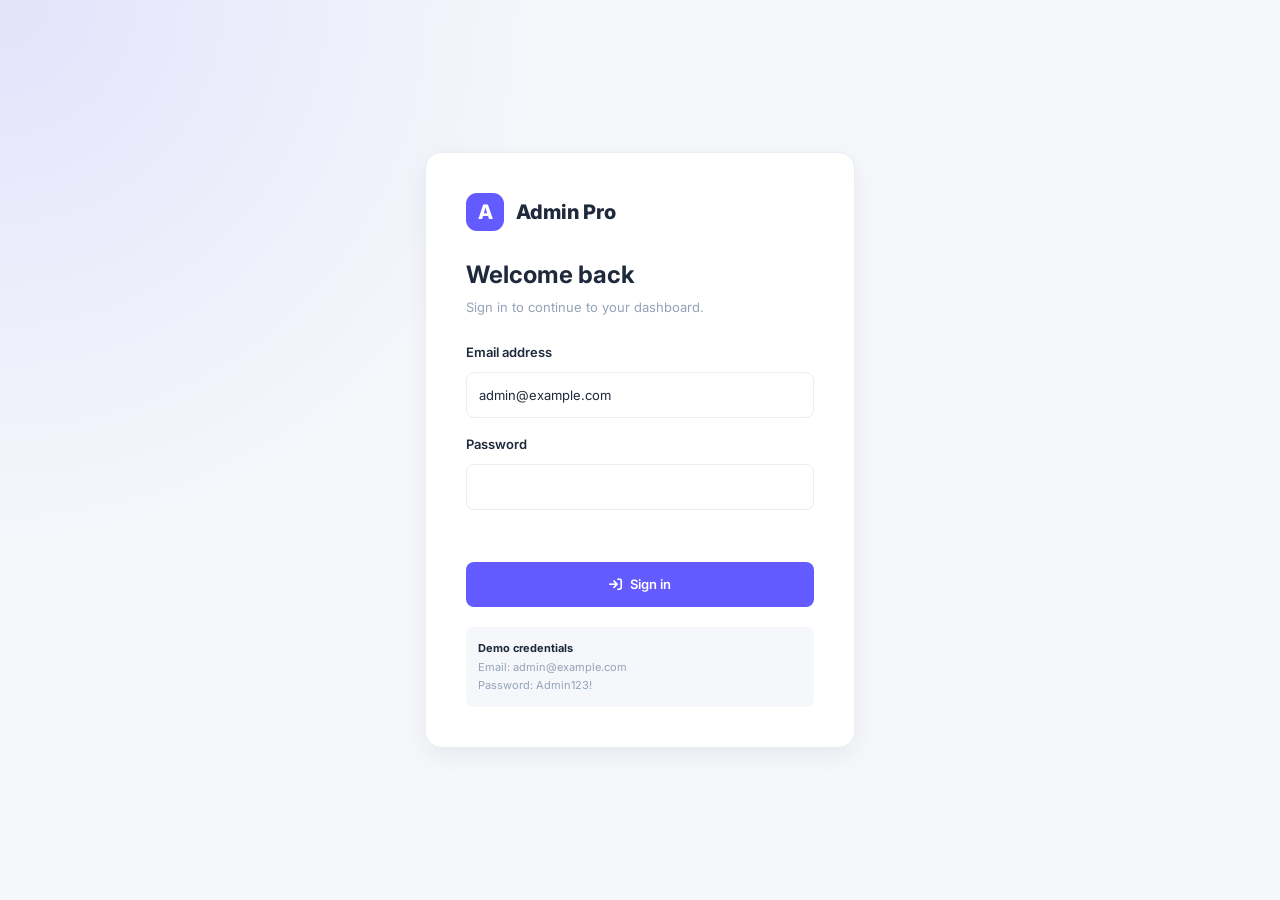
<file: login.html>
<!DOCTYPE html>
<html lang="en">
<head>
    <meta charset="UTF-8">
    <meta name="viewport" content="width=device-width, initial-scale=1.0">
    <title>Login | Admin Pro</title>

    <link rel="preconnect" href="https://fonts.googleapis.com">
    <link rel="preconnect" href="https://fonts.gstatic.com" crossorigin>
    <link href="https://fonts.googleapis.com/css2?family=Inter:wght@400;500;600;700;800&display=swap" rel="stylesheet">
    <link rel="stylesheet" href="https://cdnjs.cloudflare.com/ajax/libs/font-awesome/6.7.2/css/all.min.css">
    <link rel="stylesheet" href="assets/css/style.css">
    <link rel="stylesheet" href="assets/css/layout.css">
    <link rel="stylesheet" href="assets/css/components.css">
    <link rel="stylesheet" href="assets/css/responsive.css">
</head>
<body>
    <main class="login-page">
        <section class="login-card" aria-labelledby="loginTitle">
            <div class="login-brand">
                <span class="logo-icon" aria-hidden="true">A</span>
                <span>Admin Pro</span>
            </div>
            <h1 id="loginTitle">Welcome back</h1>
            <p>Sign in to continue to your dashboard.</p>

            <form class="login-form" id="loginForm">
                <div class="profile-field">
                    <label for="loginEmail">Email address</label>
                    <input id="loginEmail" name="email" type="email" autocomplete="username" value="admin@example.com" required>
                </div>
                <div class="profile-field">
                    <label for="loginPassword">Password</label>
                    <input id="loginPassword" name="password" type="password" autocomplete="current-password" required>
                </div>
                <p class="login-message" id="loginMessage" aria-live="polite"></p>
                <button class="btn btn-primary" type="submit">
                    <i class="fa-solid fa-arrow-right-to-bracket" aria-hidden="true"></i>
                    Sign in
                </button>
            </form>

            <div class="login-demo-note">
                <strong>Demo credentials</strong><br>
                Email: admin@example.com<br>
                Password: Admin123!
            </div>
        </section>
    </main>
    <script src="assets/js/app.js"></script>
</body>
</html>
</file>
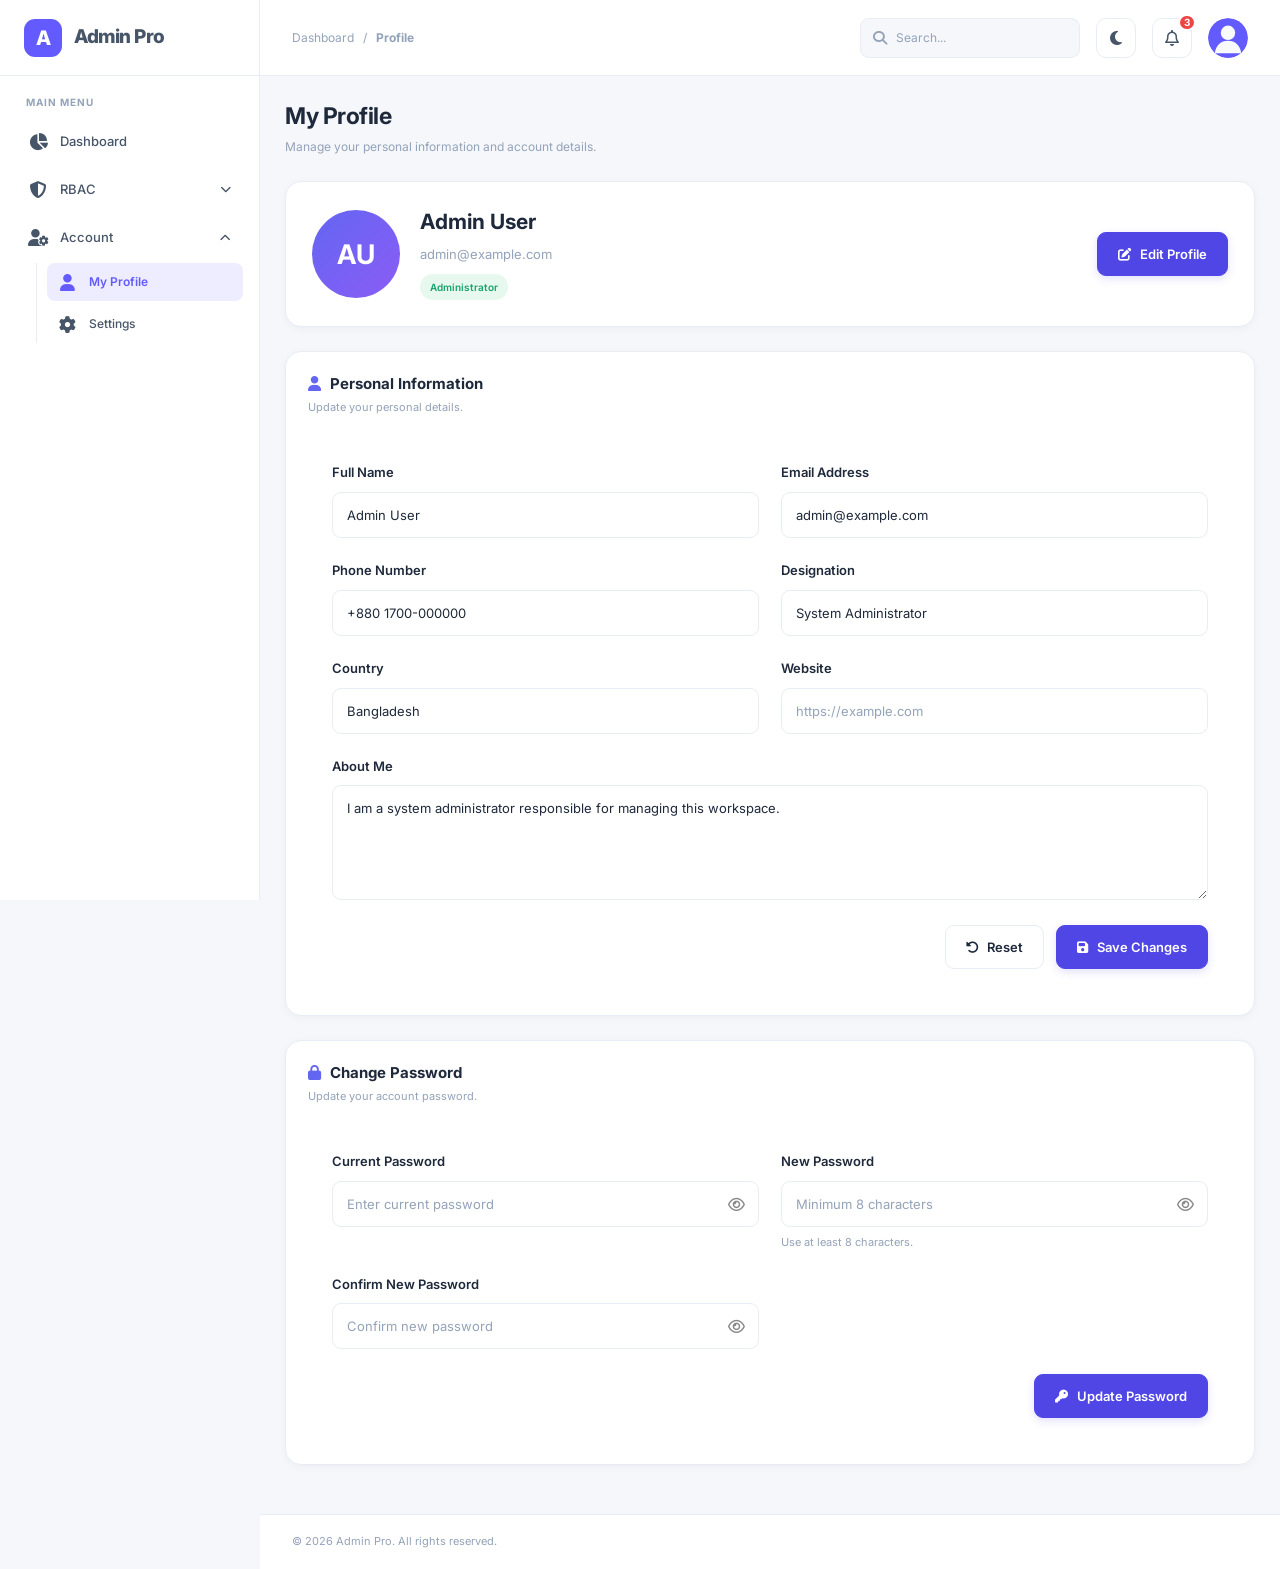
<file: pages/profile.html>
<!DOCTYPE html>
<html lang="en">
<head>
    <meta charset="UTF-8">
    <meta name="viewport" content="width=device-width, initial-scale=1.0">
    <title>My Profile | Admin Pro</title>

    <link rel="preconnect" href="https://fonts.googleapis.com">
    <link rel="preconnect" href="https://fonts.gstatic.com" crossorigin>
    <link href="https://fonts.googleapis.com/css2?family=Inter:wght@400;500;600;700;800&display=swap" rel="stylesheet">

    <link rel="stylesheet" href="https://cdnjs.cloudflare.com/ajax/libs/font-awesome/6.7.2/css/all.min.css">

    <link rel="stylesheet" href="../assets/css/style.css">
    <link rel="stylesheet" href="../assets/css/layout.css">
    <link rel="stylesheet" href="../assets/css/components.css">
    <link rel="stylesheet" href="../assets/css/responsive.css">
</head>

<body>

<div class="app-wrapper">

    <!-- Sidebar -->
    <aside class="sidebar" id="sidebar">

        <div class="sidebar-logo">
            <div class="logo-icon">A</div>
            <span class="sidebar-brand">Admin Pro</span>
        </div>

        <nav class="sidebar-navigation">

            <div class="nav-heading">MAIN MENU</div>
            <ul class="nav-list">
                <li>
                    <a href="../index.html" class="nav-link" aria-label="Dashboard">
                        <span class="nav-icon"><i class="fa-solid fa-chart-pie"></i></span>
                        <span>Dashboard</span>
                    </a>
                </li>
                <li class="nav-group">
                    <a href="#rbacSubmenu" class="nav-link submenu-toggle" aria-label="RBAC menu" aria-expanded="false" aria-controls="rbacSubmenu">
                        <span class="nav-icon"><i class="fa-solid fa-shield-halved"></i></span>
                        <span>RBAC</span>
                        <i class="fa-solid fa-chevron-down nav-arrow" aria-hidden="true"></i>
                    </a>
                    <ul class="nav-submenu" id="rbacSubmenu">
                        <li>
                            <a href="users.html" class="nav-link" aria-label="Users">
                                <span class="nav-icon"><i class="fa-solid fa-users"></i></span>
                                <span>Users</span>
                            </a>
                        </li>
                    </ul>
                </li>
                <li class="nav-group">
                    <a href="#accountSubmenu" class="nav-link submenu-toggle" aria-label="Account menu" aria-expanded="false" aria-controls="accountSubmenu">
                        <span class="nav-icon"><i class="fa-solid fa-user-gear"></i></span>
                        <span>Account</span>
                        <i class="fa-solid fa-chevron-down nav-arrow" aria-hidden="true"></i>
                    </a>
                    <ul class="nav-submenu" id="accountSubmenu">
                        <li>
                            <a href="profile.html" class="nav-link" aria-label="My Profile">
                                <span class="nav-icon"><i class="fa-solid fa-user"></i></span>
                                <span>My Profile</span>
                            </a>
                        </li>
                        <li>
                            <a href="setting.html" class="nav-link" aria-label="Settings">
                                <span class="nav-icon"><i class="fa-solid fa-gear"></i></span>
                                <span>Settings</span>
                            </a>
                        </li>
                    </ul>
                </li>
            </ul>

        </nav>

    </aside>

    <!-- Main Content -->
    <main class="main-content">

        <!-- Navbar -->
        <header class="top-navbar">

            <div class="navbar-left">

                <button class="menu-toggle" id="menuToggle" type="button" aria-label="Toggle sidebar">
                    <i class="fa-solid fa-bars"></i>
                </button>

                <div class="breadcrumb">
                    <span>Dashboard</span>
                    <span>/</span>
                    <strong>Profile</strong>
                </div>

            </div>

            <div class="navbar-right">

                <label class="navbar-search">
                    <i class="fa-solid fa-magnifying-glass" aria-hidden="true"></i>
                    <input type="search" placeholder="Search..." aria-label="Search">
                </label>

                <button class="navbar-icon" id="themeToggle" type="button" aria-label="Toggle theme">
                    <i class="fa-regular fa-moon"></i>
                </button>

                <div class="notification-wrapper">

                    <button class="navbar-icon notification-btn" id="notificationBtn" type="button" aria-label="Notifications">
                        <i class="fa-regular fa-bell"></i>
                        <span class="notification-count" id="notificationCount">0</span>
                    </button>

                    <div class="notification-panel" id="notificationPanel">

                        <div class="notification-header">
                            <div>
                                <h3>Notifications</h3>
                                <p id="notificationSubtitle">You have new notifications</p>
                            </div>
                            <button type="button" id="markAllRead">Mark all read</button>
                        </div>

                        <div class="notification-tabs">
                            <button type="button" class="notification-tab active" data-filter="all">All</button>
                            <button type="button" class="notification-tab" data-filter="unread">Unread</button>
                        </div>

                        <div class="notification-list" id="notificationList"></div>
                        <div class="notification-footer">Notification Center</div>

                    </div>

                </div>

                <div class="profile-menu">
                    <button class="profile-menu-toggle" type="button" aria-label="Open profile menu" aria-expanded="false" aria-controls="profileMenu">
                        <span class="navbar-avatar">
                            <img src="../assets/images/avatar.svg" alt="">
                        </span>
                    </button>
                    <div class="profile-menu-panel" id="profileMenu" role="menu">
                        <a href="profile.html" role="menuitem">
                            <i class="fa-regular fa-user" aria-hidden="true"></i>
                            <span>Profile</span>
                        </a>
                        <a href="../index.html#recentActivity" role="menuitem">
                            <i class="fa-solid fa-clock-rotate-left" aria-hidden="true"></i>
                            <span>Log Activity</span>
                        </a>
                        <a href="../login.html" role="menuitem" data-logout>
                            <i class="fa-solid fa-arrow-right-from-bracket" aria-hidden="true"></i>
                            <span>Logout</span>
                        </a>
                    </div>
                </div>

            </div>

        </header>

        <!-- Page Content -->
        <section class="page-content profile-page" id="pageContent">

            <div class="page-header">
                <div>
                    <h1>My Profile</h1>
                    <p>Manage your personal information and account details.</p>
                </div>
            </div>

            <!-- Profile Overview -->
            <div class="content-card profile-overview">

                <div class="profile-overview-inner">

                    <div class="profile-avatar" id="profileAvatar">AD</div>

                    <div class="profile-overview-info">
                        <h2 id="overviewName">Admin User</h2>
                        <p id="overviewEmail">admin@example.com</p>
                        <span class="status-badge active">Administrator</span>
                    </div>

                    <div class="profile-overview-actions">
                        <button class="btn-primary" type="button" id="editProfileBtn">
                            <i class="fa-solid fa-pen-to-square"></i>
                            Edit Profile
                        </button>
                    </div>

                </div>

            </div>

            <!-- Personal Information -->
            <div class="content-card profile-form-card">

                <div class="card-header">
                    <div>
                        <h3><i class="fa-solid fa-user profile-section-icon"></i>Personal Information</h3>
                        <p>Update your personal details.</p>
                    </div>
                </div>

                <form id="profileForm" class="profile-form-body">

                    <div class="profile-form-grid">

                        <div class="profile-field">
                            <label for="fullName">Full Name</label>
                            <input type="text" id="fullName" value="Admin User" required maxlength="100">
                        </div>

                        <div class="profile-field">
                            <label for="email">Email Address</label>
                            <input type="email" id="email" value="admin@example.com" required>
                        </div>

                        <div class="profile-field">
                            <label for="phone">Phone Number</label>
                            <input type="tel" id="phone" value="+880 1700-000000">
                        </div>

                        <div class="profile-field">
                            <label for="designation">Designation</label>
                            <input type="text" id="designation" value="System Administrator">
                        </div>

                        <div class="profile-field">
                            <label for="country">Country</label>
                            <input type="text" id="country" value="Bangladesh">
                        </div>

                        <div class="profile-field">
                            <label for="website">Website</label>
                            <input type="url" id="website" placeholder="https://example.com">
                        </div>

                        <div class="profile-field full-width">
                            <label for="bio">About Me</label>
                            <textarea id="bio" rows="4">I am a system administrator responsible for managing this workspace.</textarea>
                        </div>

                    </div>

                    <div id="profileMessage" class="profile-message"></div>

                    <div class="profile-form-actions">
                        <button type="reset" class="profile-secondary-btn">
                            <i class="fa-solid fa-rotate-left"></i>
                            Reset
                        </button>

                        <button type="submit" class="btn-primary">
                            <i class="fa-solid fa-floppy-disk"></i>
                            Save Changes
                        </button>
                    </div>

                </form>

            </div>

            <!-- Change Password -->
            <div class="content-card profile-form-card">

                <div class="card-header">
                    <div>
                        <h3><i class="fa-solid fa-lock profile-section-icon"></i>Change Password</h3>
                        <p>Update your account password.</p>
                    </div>
                </div>

                <form id="passwordForm" class="profile-form-body">

                    <div class="profile-form-grid">

                        <div class="profile-field">
                            <label for="currentPassword">Current Password</label>
                            <div class="profile-password-wrap">
                                <input type="password" id="currentPassword" required placeholder="Enter current password">
                                <button type="button" class="password-toggle" data-target="currentPassword" aria-label="Show password">
                                    <i class="fa-regular fa-eye"></i>
                                </button>
                            </div>
                        </div>

                        <div class="profile-field">
                            <label for="newPassword">New Password</label>
                            <div class="profile-password-wrap">
                                <input type="password" id="newPassword" required minlength="8" placeholder="Minimum 8 characters">
                                <button type="button" class="password-toggle" data-target="newPassword" aria-label="Show password">
                                    <i class="fa-regular fa-eye"></i>
                                </button>
                            </div>
                            <small class="profile-hint">Use at least 8 characters.</small>
                        </div>

                        <div class="profile-field">
                            <label for="confirmPassword">Confirm New Password</label>
                            <div class="profile-password-wrap">
                                <input type="password" id="confirmPassword" required minlength="8" placeholder="Confirm new password">
                                <button type="button" class="password-toggle" data-target="confirmPassword" aria-label="Show password">
                                    <i class="fa-regular fa-eye"></i>
                                </button>
                            </div>
                        </div>

                    </div>

                    <div id="passwordMessage" class="profile-message"></div>

                    <div class="profile-form-actions">
                        <button type="submit" class="btn-primary">
                            <i class="fa-solid fa-key"></i>
                            Update Password
                        </button>
                    </div>

                </form>

            </div>

        </section>

        <!-- Footer -->
        <footer class="main-footer">
            <p>© <span class="current-year"></span> Admin Pro. All rights reserved.</p>
        </footer>

    </main>

</div>

<!-- Shared JavaScript -->
<script src="../assets/js/data.js"></script>
<script src="../assets/js/navigation.js"></script>
<script src="../assets/js/theme.js"></script>
<script src="../assets/js/app.js"></script>

</body>
</html>
</file>
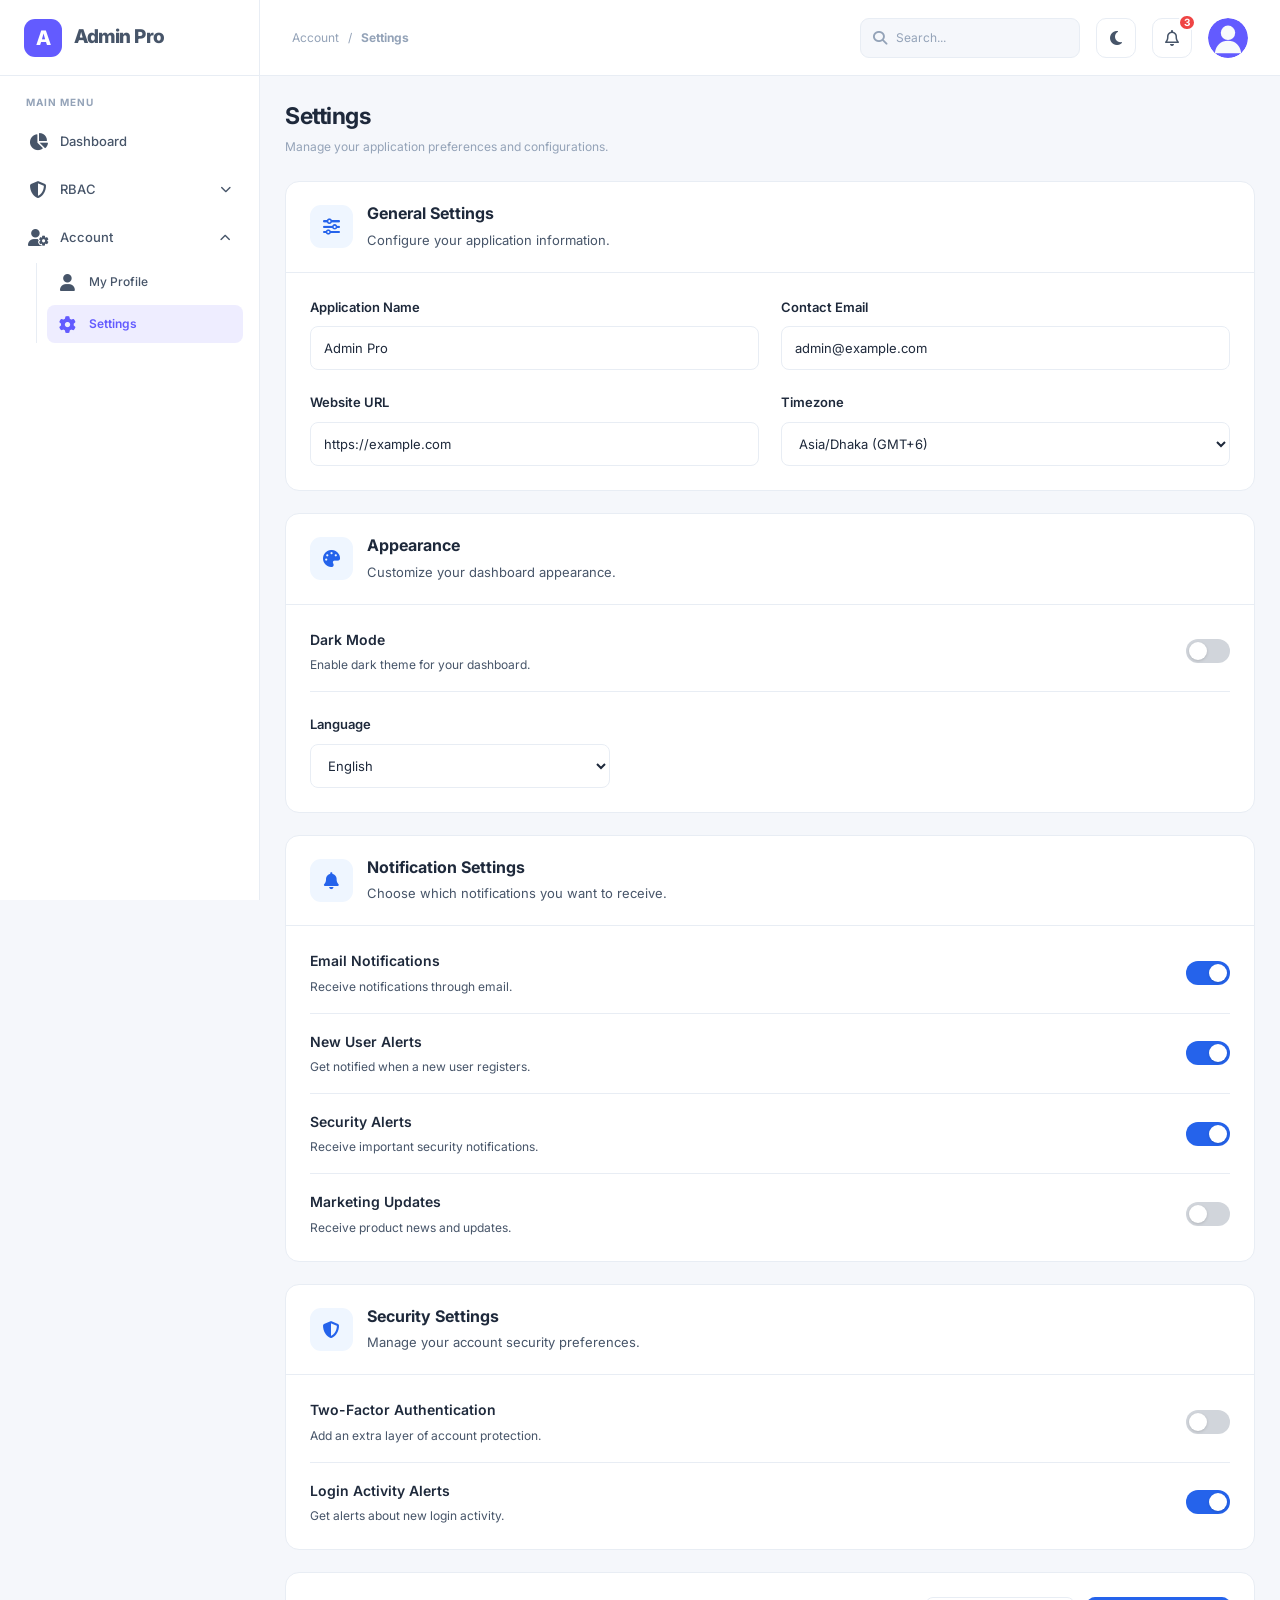
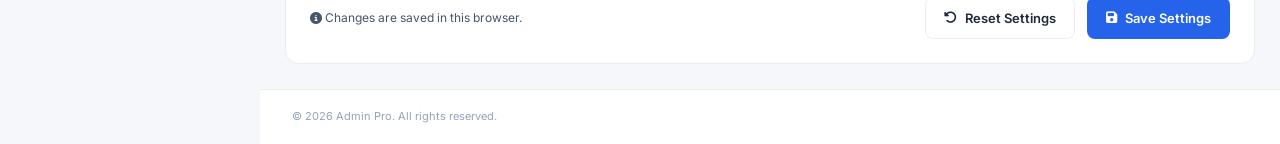
<file: pages/setting.html>
<!DOCTYPE html>
<html lang="en">
<head>
    <meta charset="UTF-8">
    <meta name="viewport" content="width=device-width, initial-scale=1.0">
    <title>Settings | Admin Pro</title>

    <link rel="preconnect" href="https://fonts.googleapis.com">
    <link rel="preconnect" href="https://fonts.gstatic.com" crossorigin>
    <link href="https://fonts.googleapis.com/css2?family=Inter:wght@400;500;600;700;800&display=swap" rel="stylesheet">

    <link rel="stylesheet" href="https://cdnjs.cloudflare.com/ajax/libs/font-awesome/6.7.2/css/all.min.css">

    <link rel="stylesheet" href="../assets/css/style.css">
    <link rel="stylesheet" href="../assets/css/layout.css">
    <link rel="stylesheet" href="../assets/css/components.css">
    <link rel="stylesheet" href="../assets/css/responsive.css">
</head>

<body>

<div class="app-wrapper">

    <!-- Sidebar -->
    <aside class="sidebar" id="sidebar">

        <div class="sidebar-logo">
            <div class="logo-icon">A</div>
            <span class="sidebar-brand">Admin Pro</span>
        </div>

        <nav class="sidebar-navigation">

            <div class="nav-heading">MAIN MENU</div>
            <ul class="nav-list">
                <li>
                    <a href="../index.html" class="nav-link" aria-label="Dashboard">
                        <span class="nav-icon"><i class="fa-solid fa-chart-pie"></i></span>
                        <span>Dashboard</span>
                    </a>
                </li>
                <li class="nav-group">
                    <a href="#rbacSubmenu" class="nav-link submenu-toggle" aria-label="RBAC menu" aria-expanded="false" aria-controls="rbacSubmenu">
                        <span class="nav-icon"><i class="fa-solid fa-shield-halved"></i></span>
                        <span>RBAC</span>
                        <i class="fa-solid fa-chevron-down nav-arrow" aria-hidden="true"></i>
                    </a>
                    <ul class="nav-submenu" id="rbacSubmenu">
                        <li>
                            <a href="users.html" class="nav-link" aria-label="Users">
                                <span class="nav-icon"><i class="fa-solid fa-users"></i></span>
                                <span>Users</span>
                            </a>
                        </li>
                    </ul>
                </li>
                <li class="nav-group">
                    <a href="#accountSubmenu" class="nav-link submenu-toggle" aria-label="Account menu" aria-expanded="false" aria-controls="accountSubmenu">
                        <span class="nav-icon"><i class="fa-solid fa-user-gear"></i></span>
                        <span>Account</span>
                        <i class="fa-solid fa-chevron-down nav-arrow" aria-hidden="true"></i>
                    </a>
                    <ul class="nav-submenu" id="accountSubmenu">
                        <li>
                            <a href="profile.html" class="nav-link" aria-label="My Profile">
                                <span class="nav-icon"><i class="fa-solid fa-user"></i></span>
                                <span>My Profile</span>
                            </a>
                        </li>
                        <li>
                            <a href="setting.html" class="nav-link" aria-label="Settings">
                                <span class="nav-icon"><i class="fa-solid fa-gear"></i></span>
                                <span>Settings</span>
                            </a>
                        </li>
                    </ul>
                </li>
            </ul>

        </nav>

    </aside>

    <!-- Main Content -->
    <main class="main-content">

        <!-- Navbar -->
        <header class="top-navbar">

            <div class="navbar-left">
                <button class="menu-toggle" id="menuToggle" type="button" aria-label="Toggle sidebar">
                    <i class="fa-solid fa-bars"></i>
                </button>

                <div class="breadcrumb">
                    <span>Account</span>
                    <span>/</span>
                    <strong>Settings</strong>
                </div>
            </div>

            <div class="navbar-right">

                <label class="navbar-search">
                    <i class="fa-solid fa-magnifying-glass" aria-hidden="true"></i>
                    <input type="search" placeholder="Search..." aria-label="Search">
                </label>

                <button class="navbar-icon" id="themeToggle" type="button" aria-label="Toggle theme" title="Toggle theme">
                    <i class="fa-regular fa-moon"></i>
                </button>

                <div class="notification-wrapper">
                    <button class="navbar-icon notification-btn" id="notificationBtn" type="button" aria-label="Notifications">
                        <i class="fa-regular fa-bell"></i>
                        <span class="notification-count" id="notificationCount">0</span>
                    </button>

                    <div class="notification-panel" id="notificationPanel">
                        <div class="notification-header">
                            <div>
                                <h3>Notifications</h3>
                                <p id="notificationSubtitle">You have new notifications</p>
                            </div>
                            <button type="button" id="markAllRead">Mark all read</button>
                        </div>

                        <div class="notification-tabs">
                            <button type="button" class="notification-tab active" data-filter="all">All</button>
                            <button type="button" class="notification-tab" data-filter="unread">Unread</button>
                        </div>

                        <div class="notification-list" id="notificationList"></div>
                        <div class="notification-footer">Notification Center</div>
                    </div>
                </div>

                <div class="profile-menu">
                    <button class="profile-menu-toggle" type="button" aria-label="Open profile menu" aria-expanded="false" aria-controls="profileMenu">
                        <span class="navbar-avatar">
                            <img src="../assets/images/avatar.svg" alt="">
                        </span>
                    </button>
                    <div class="profile-menu-panel" id="profileMenu" role="menu">
                        <a href="profile.html" role="menuitem">
                            <i class="fa-regular fa-user" aria-hidden="true"></i>
                            <span>Profile</span>
                        </a>
                        <a href="../index.html#recentActivity" role="menuitem">
                            <i class="fa-solid fa-clock-rotate-left" aria-hidden="true"></i>
                            <span>Log Activity</span>
                        </a>
                        <a href="../login.html" role="menuitem" data-logout>
                            <i class="fa-solid fa-arrow-right-from-bracket" aria-hidden="true"></i>
                            <span>Logout</span>
                        </a>
                    </div>
                </div>

            </div>

        </header>

        <!-- Page Content -->
        <section class="page-content" id="pageContent">

            <div class="page-header">
                <div>
                    <h1>Settings</h1>
                    <p>Manage your application preferences and configurations.</p>
                </div>
            </div>

            <div id="settingsMessage" class="settings-message" role="status" aria-live="polite"></div>

            <div class="settings-page">

                <!-- General Settings -->
                <div class="settings-card">

                    <div class="settings-card-header">
                        <div class="settings-icon">
                            <i class="fa-solid fa-sliders"></i>
                        </div>
                        <div>
                            <h3>General Settings</h3>
                            <p>Configure your application information.</p>
                        </div>
                    </div>

                    <div class="settings-card-body">
                        <div class="settings-grid">

                            <div class="settings-field">
                                <label for="siteName">Application Name</label>
                                <input type="text" id="siteName" placeholder="Enter application name" required>
                            </div>

                            <div class="settings-field">
                                <label for="siteEmail">Contact Email</label>
                                <input type="email" id="siteEmail" placeholder="admin@example.com" required>
                            </div>

                            <div class="settings-field">
                                <label for="siteUrl">Website URL</label>
                                <input type="url" id="siteUrl" placeholder="https://example.com">
                            </div>

                            <div class="settings-field">
                                <label for="timezone">Timezone</label>
                                <select id="timezone">
                                    <option value="Asia/Dhaka">Asia/Dhaka (GMT+6)</option>
                                    <option value="Asia/Kolkata">Asia/Kolkata (GMT+5:30)</option>
                                    <option value="UTC">UTC</option>
                                    <option value="Europe/London">Europe/London</option>
                                    <option value="America/New_York">America/New_York</option>
                                </select>
                            </div>

                        </div>
                    </div>

                </div>

                <!-- Appearance -->
                <div class="settings-card">

                    <div class="settings-card-header">
                        <div class="settings-icon">
                            <i class="fa-solid fa-palette"></i>
                        </div>
                        <div>
                            <h3>Appearance</h3>
                            <p>Customize your dashboard appearance.</p>
                        </div>
                    </div>

                    <div class="settings-card-body">

                        <div class="settings-option">
                            <div class="settings-option-info">
                                <strong>Dark Mode</strong>
                                <p>Enable dark theme for your dashboard.</p>
                            </div>

                            <label class="toggle-switch" aria-label="Enable dark mode">
                                <input type="checkbox" id="darkModeSetting">
                                <span class="toggle-slider"></span>
                            </label>
                        </div>

                        <div class="settings-field settings-field-compact">
                            <label for="language">Language</label>
                            <select id="language">
                                <option value="en">English</option>
                                <option value="bn">বাংলা</option>
                            </select>
                        </div>

                    </div>
                </div>

                <!-- Notifications -->
                <div class="settings-card">

                    <div class="settings-card-header">
                        <div class="settings-icon">
                            <i class="fa-solid fa-bell"></i>
                        </div>
                        <div>
                            <h3>Notification Settings</h3>
                            <p>Choose which notifications you want to receive.</p>
                        </div>
                    </div>

                    <div class="settings-card-body">

                        <div class="settings-option">
                            <div class="settings-option-info">
                                <strong>Email Notifications</strong>
                                <p>Receive notifications through email.</p>
                            </div>
                            <label class="toggle-switch" aria-label="Email notifications">
                                <input type="checkbox" id="emailNotifications">
                                <span class="toggle-slider"></span>
                            </label>
                        </div>

                        <div class="settings-option">
                            <div class="settings-option-info">
                                <strong>New User Alerts</strong>
                                <p>Get notified when a new user registers.</p>
                            </div>
                            <label class="toggle-switch" aria-label="New user alerts">
                                <input type="checkbox" id="newUserAlerts">
                                <span class="toggle-slider"></span>
                            </label>
                        </div>

                        <div class="settings-option">
                            <div class="settings-option-info">
                                <strong>Security Alerts</strong>
                                <p>Receive important security notifications.</p>
                            </div>
                            <label class="toggle-switch" aria-label="Security alerts">
                                <input type="checkbox" id="securityAlerts">
                                <span class="toggle-slider"></span>
                            </label>
                        </div>

                        <div class="settings-option">
                            <div class="settings-option-info">
                                <strong>Marketing Updates</strong>
                                <p>Receive product news and updates.</p>
                            </div>
                            <label class="toggle-switch" aria-label="Marketing updates">
                                <input type="checkbox" id="marketingUpdates">
                                <span class="toggle-slider"></span>
                            </label>
                        </div>

                    </div>
                </div>

                <!-- Security -->
                <div class="settings-card">

                    <div class="settings-card-header">
                        <div class="settings-icon">
                            <i class="fa-solid fa-shield-halved"></i>
                        </div>
                        <div>
                            <h3>Security Settings</h3>
                            <p>Manage your account security preferences.</p>
                        </div>
                    </div>

                    <div class="settings-card-body">

                        <div class="settings-option">
                            <div class="settings-option-info">
                                <strong>Two-Factor Authentication</strong>
                                <p>Add an extra layer of account protection.</p>
                            </div>
                            <label class="toggle-switch" aria-label="Two-factor authentication">
                                <input type="checkbox" id="twoFactor">
                                <span class="toggle-slider"></span>
                            </label>
                        </div>

                        <div class="settings-option">
                            <div class="settings-option-info">
                                <strong>Login Activity Alerts</strong>
                                <p>Get alerts about new login activity.</p>
                            </div>
                            <label class="toggle-switch" aria-label="Login activity alerts">
                                <input type="checkbox" id="loginAlerts">
                                <span class="toggle-slider"></span>
                            </label>
                        </div>

                    </div>
                </div>

                <!-- Save Actions -->
                <div class="settings-card">
                    <div class="settings-card-body">

                        <div class="settings-bottom-actions">
                            <p><i class="fa-solid fa-circle-info"></i> Changes are saved in this browser.</p>

                            <div class="settings-actions settings-actions-compact">
                                <button type="button" class="settings-btn settings-btn-secondary" id="resetSettings">
                                    <i class="fa-solid fa-rotate-left"></i>
                                    Reset Settings
                                </button>

                                <button type="button" class="settings-btn settings-btn-primary" id="saveSettings">
                                    <i class="fa-solid fa-floppy-disk"></i>
                                    Save Settings
                                </button>
                            </div>
                        </div>

                    </div>
                </div>

            </div>

        </section>

        <!-- Footer -->
        <footer class="main-footer">
            <p>© <span class="current-year"></span> Admin Pro. All rights reserved.</p>
        </footer>

    </main>

</div>

<!-- Shared JavaScript -->
<script src="../assets/js/data.js"></script>
<script src="../assets/js/navigation.js"></script>
<script src="../assets/js/theme.js"></script>
<script src="../assets/js/app.js"></script>
</body>
</html>
</file>
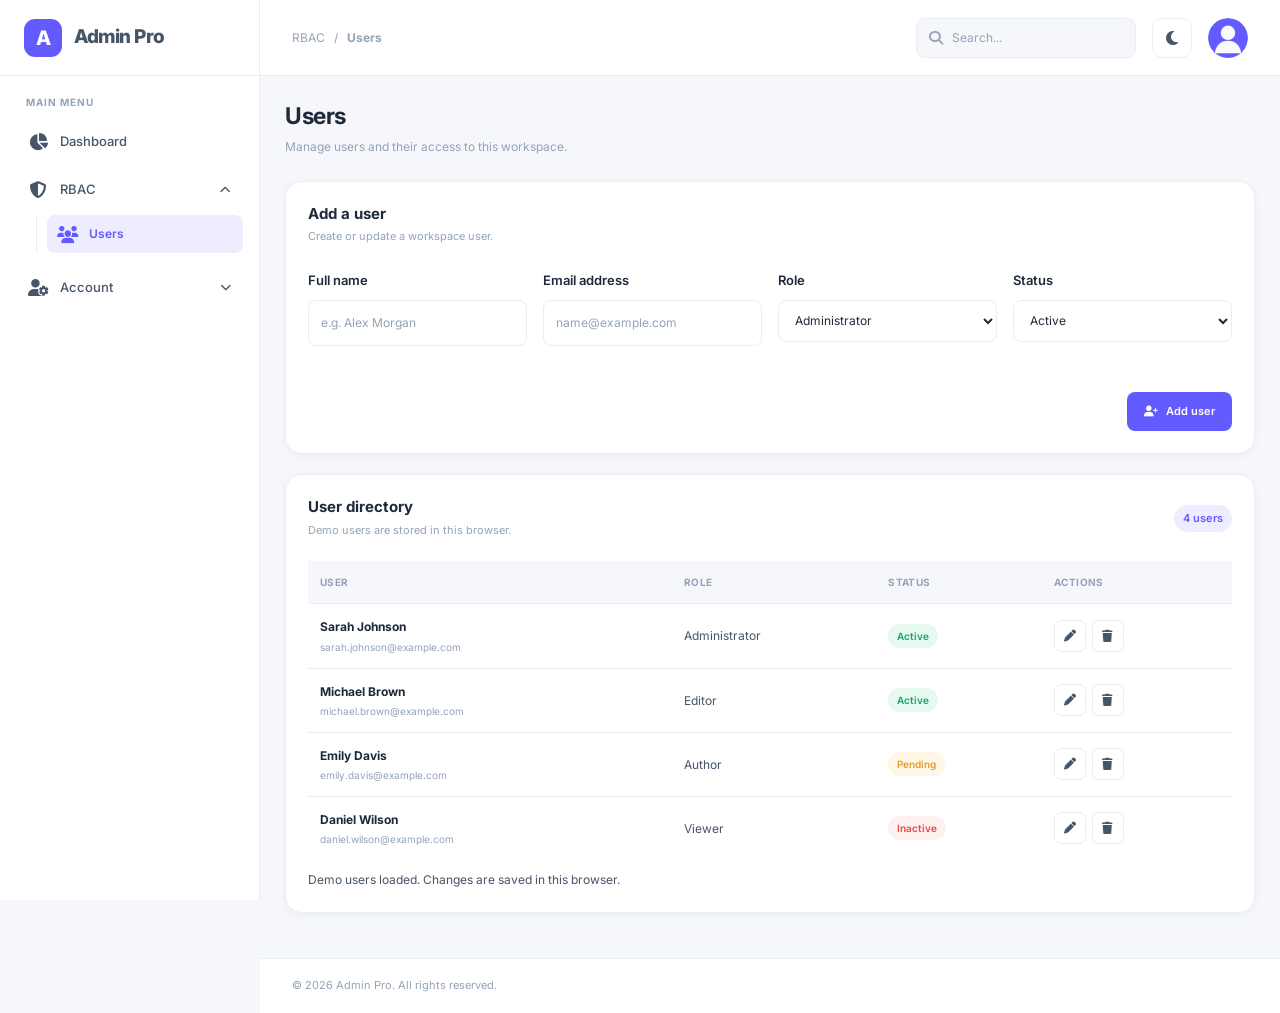
<file: pages/users.html>
<!DOCTYPE html>
<html lang="en">
<head>
    <meta charset="UTF-8">
    <meta name="viewport" content="width=device-width, initial-scale=1.0">
    <title>Users | Admin Pro</title>

    <link rel="preconnect" href="https://fonts.googleapis.com">
    <link rel="preconnect" href="https://fonts.gstatic.com" crossorigin>
    <link href="https://fonts.googleapis.com/css2?family=Inter:wght@400;500;600;700;800&display=swap" rel="stylesheet">
    <link rel="stylesheet" href="https://cdnjs.cloudflare.com/ajax/libs/font-awesome/6.7.2/css/all.min.css">
    <link rel="stylesheet" href="../assets/css/style.css">
    <link rel="stylesheet" href="../assets/css/layout.css">
    <link rel="stylesheet" href="../assets/css/components.css">
    <link rel="stylesheet" href="../assets/css/responsive.css">
</head>
<body>
<div class="app-wrapper">
    <aside class="sidebar" id="sidebar">
        <div class="sidebar-logo">
            <div class="logo-icon">A</div>
            <span class="sidebar-brand">Admin Pro</span>
        </div>

        <nav class="sidebar-navigation">
            <div class="nav-heading">MAIN MENU</div>
            <ul class="nav-list">
                <li>
                    <a href="../index.html" class="nav-link" aria-label="Dashboard">
                        <span class="nav-icon"><i class="fa-solid fa-chart-pie"></i></span>
                        <span>Dashboard</span>
                    </a>
                </li>
                <li class="nav-group">
                    <a href="#rbacSubmenu" class="nav-link submenu-toggle" aria-label="RBAC menu" aria-expanded="false" aria-controls="rbacSubmenu">
                        <span class="nav-icon"><i class="fa-solid fa-shield-halved"></i></span>
                        <span>RBAC</span>
                        <i class="fa-solid fa-chevron-down nav-arrow" aria-hidden="true"></i>
                    </a>
                    <ul class="nav-submenu" id="rbacSubmenu">
                        <li>
                            <a href="users.html" class="nav-link" aria-label="Users">
                                <span class="nav-icon"><i class="fa-solid fa-users"></i></span>
                                <span>Users</span>
                            </a>
                        </li>
                    </ul>
                </li>
                <li class="nav-group">
                    <a href="#accountSubmenu" class="nav-link submenu-toggle" aria-label="Account menu" aria-expanded="false" aria-controls="accountSubmenu">
                        <span class="nav-icon"><i class="fa-solid fa-user-gear"></i></span>
                        <span>Account</span>
                        <i class="fa-solid fa-chevron-down nav-arrow" aria-hidden="true"></i>
                    </a>
                    <ul class="nav-submenu" id="accountSubmenu">
                        <li>
                            <a href="profile.html" class="nav-link" aria-label="My Profile">
                                <span class="nav-icon"><i class="fa-solid fa-user"></i></span>
                                <span>My Profile</span>
                            </a>
                        </li>
                        <li>
                            <a href="setting.html" class="nav-link" aria-label="Settings">
                                <span class="nav-icon"><i class="fa-solid fa-gear"></i></span>
                                <span>Settings</span>
                            </a>
                        </li>
                    </ul>
                </li>
            </ul>
        </nav>
    </aside>

    <main class="main-content">
        <header class="top-navbar">
            <div class="navbar-left">
                <button class="menu-toggle" id="menuToggle" type="button" aria-label="Toggle sidebar">
                    <i class="fa-solid fa-bars"></i>
                </button>
                <div class="breadcrumb">
                    <span>RBAC</span>
                    <span>/</span>
                    <strong>Users</strong>
                </div>
            </div>
            <div class="navbar-right">
                <label class="navbar-search">
                    <i class="fa-solid fa-magnifying-glass" aria-hidden="true"></i>
                    <input type="search" placeholder="Search..." aria-label="Search">
                </label>
                <button class="navbar-icon" id="themeToggle" type="button" aria-label="Toggle theme">
                    <i class="fa-regular fa-moon"></i>
                </button>
                <div class="profile-menu">
                    <button class="profile-menu-toggle" type="button" aria-label="Open profile menu" aria-expanded="false" aria-controls="profileMenu">
                        <span class="navbar-avatar">
                            <img src="../assets/images/avatar.svg" alt="">
                        </span>
                    </button>
                    <div class="profile-menu-panel" id="profileMenu" role="menu">
                        <a href="profile.html" role="menuitem">
                            <i class="fa-regular fa-user" aria-hidden="true"></i>
                            <span>Profile</span>
                        </a>
                        <a href="../index.html#recentActivity" role="menuitem">
                            <i class="fa-solid fa-clock-rotate-left" aria-hidden="true"></i>
                            <span>Log Activity</span>
                        </a>
                        <a href="../login.html" role="menuitem" data-logout>
                            <i class="fa-solid fa-arrow-right-from-bracket" aria-hidden="true"></i>
                            <span>Logout</span>
                        </a>
                    </div>
                </div>
            </div>
        </header>

        <section class="page-content" id="pageContent">
            <div class="page-header">
                <div>
                    <h1>Users</h1>
                    <p>Manage users and their access to this workspace.</p>
                </div>
            </div>

            <section class="content-card users-form-card" aria-labelledby="userFormTitle">
                <div class="card-header">
                    <div>
                        <h3 id="userFormTitle">Add a user</h3>
                        <p>Create or update a workspace user.</p>
                    </div>
                </div>
                <form id="userForm" class="users-form">
                    <input type="hidden" id="userId">
                    <div class="users-form-grid">
                        <div class="profile-field">
                            <label for="userName">Full name</label>
                            <input id="userName" name="name" type="text" required maxlength="100" placeholder="e.g. Alex Morgan">
                        </div>
                        <div class="profile-field">
                            <label for="userEmail">Email address</label>
                            <input id="userEmail" name="email" type="email" required maxlength="160" placeholder="name@example.com">
                        </div>
                        <div class="profile-field">
                            <label for="userRole">Role</label>
                            <select id="userRole" name="role" required>
                                <option value="Administrator">Administrator</option>
                                <option value="Editor">Editor</option>
                                <option value="Author">Author</option>
                                <option value="Viewer">Viewer</option>
                            </select>
                        </div>
                        <div class="profile-field">
                            <label for="userStatus">Status</label>
                            <select id="userStatus" name="status" required>
                                <option value="Active">Active</option>
                                <option value="Pending">Pending</option>
                                <option value="Inactive">Inactive</option>
                            </select>
                        </div>
                    </div>
                    <p class="users-form-message" id="usersFormMessage" aria-live="polite"></p>
                    <div class="users-form-actions">
                        <button class="btn btn-outline" type="button" id="cancelUserEdit" hidden>Cancel</button>
                        <button class="btn btn-primary" type="submit" id="saveUserBtn">
                            <i class="fa-solid fa-user-plus" aria-hidden="true"></i>
                            Add user
                        </button>
                    </div>
                </form>
            </section>

            <section class="content-card users-directory-card" aria-labelledby="usersDirectoryTitle">
                <div class="card-header">
                    <div>
                        <h3 id="usersDirectoryTitle">User directory</h3>
                        <p>Demo users are stored in this browser.</p>
                    </div>
                    <span class="users-count" id="usersCount">0 users</span>
                </div>
                <div class="users-table-wrap">
                    <table class="users-table">
                        <thead>
                            <tr>
                                <th scope="col">User</th>
                                <th scope="col">Role</th>
                                <th scope="col">Status</th>
                                <th scope="col">Actions</th>
                            </tr>
                        </thead>
                        <tbody id="usersTableBody"></tbody>
                    </table>
                </div>
                <p class="users-form-message users-storage-message" id="usersStorageMessage" aria-live="polite"></p>
            </section>
        </section>

        <footer class="main-footer">
            <p>© <span class="current-year"></span> Admin Pro. All rights reserved.</p>
        </footer>
    </main>
</div>

<script src="../assets/js/data.js"></script>
<script src="../assets/js/navigation.js"></script>
<script src="../assets/js/theme.js"></script>
<script src="../assets/js/app.js"></script>
</body>
</html>
</file>
<file: assets/css/style.css>
/* =========================================
   MODERN SAAS ADMIN DASHBOARD
   Main Stylesheet
========================================= */

/* Google Font */
@import url('https://fonts.googleapis.com/css2?family=Inter:wght@400;500;600;700;800&display=swap');

/* CSS Variables */
:root {
    --primary: #635bff;
    --primary-dark: #5148e5;
    --primary-light: #eeedff;

    --success: #16a36a;
    --success-light: #e7f8ef;

    --danger: #e5484d;
    --danger-light: #fff0f0;

    --warning: #e99b25;
    --warning-light: #fff6e6;

    --info: #2684ff;
    --info-light: #eaf3ff;

    --dark: #1e293b;
    --text: #475569;
    --muted: #94a3b8;

    --body-bg: #f5f7fb;
    --surface: #ffffff;
    --border: #e8edf4;

    --sidebar-width: 260px;
    --navbar-height: 76px;

    --radius-sm: 8px;
    --radius-md: 12px;
    --radius-lg: 16px;

    --shadow-sm: 0 2px 8px rgba(15, 23, 42, 0.04);
    --shadow-md: 0 8px 24px rgba(15, 23, 42, 0.06);

    --transition: all 0.25s ease;
}

/* Dark Theme Variables */
body.dark-theme {
    --dark: #f1f5f9;
    --text: #cbd5e1;
    --muted: #94a3b8;

    --body-bg: #111827;
    --surface: #1e293b;
    --border: #334155;

    --primary-light: #312e81;
    --success-light: #123c2c;
    --danger-light: #451f24;
    --warning-light: #493515;
    --info-light: #172f50;

    --shadow-sm: 0 2px 8px rgba(0, 0, 0, 0.15);
    --shadow-md: 0 8px 24px rgba(0, 0, 0, 0.2);
}

/* Reset */
* {
    margin: 0;
    padding: 0;
    box-sizing: border-box;
}

html {
    scroll-behavior: smooth;
    font-size: 14px;
}

body {
    font-family: 'Inter', sans-serif;
    background: var(--body-bg);
    color: var(--text);
    --card-bg: var(--surface);
    --border-color: var(--border);
    --text-primary: var(--dark);
    --text-secondary: var(--text);
    --text-muted: var(--muted);
    --text-color: var(--dark);
    --muted-color: var(--muted);
    --input-bg: var(--surface);
    --hover-bg: var(--body-bg);
    --table-header-bg: var(--body-bg);
    line-height: 1.6;
    min-height: 100vh;
    overflow-x: hidden;
    transition: var(--transition);
}

body.modal-open {
    overflow: hidden;
}

/* Typography */
h1, h2, h3, h4, h5, h6 {
    color: var(--dark);
    font-weight: 700;
    line-height: 1.35;
}

p {
    margin-bottom: 0;
}

small {
    font-size: 12px;
}

a {
    color: inherit;
    text-decoration: none;
}

button,
input,
select,
textarea {
    font: inherit;
}

button {
    cursor: pointer;
}

button:focus-visible,
a:focus-visible,
input:focus-visible,
select:focus-visible,
textarea:focus-visible {
    outline: 3px solid rgba(99, 91, 255, 0.25);
    outline-offset: 2px;
}

img {
    max-width: 100%;
    display: block;
}

ul,
ol {
    list-style: none;
}

/* Common Utility Classes */
.text-primary {
    color: var(--primary) !important;
}

.text-success {
    color: var(--success) !important;
}

.text-danger {
    color: var(--danger) !important;
}

.text-warning {
    color: var(--warning) !important;
}

.text-muted {
    color: var(--muted) !important;
}

.bg-primary {
    background: var(--primary-light);
}

.bg-success {
    background: var(--success-light);
}

.bg-danger {
    background: var(--danger-light);
}

.bg-warning {
    background: var(--warning-light);
}

.d-flex {
    display: flex;
}

.align-center {
    align-items: center;
}

.justify-between {
    justify-content: space-between;
}

.gap-1 {
    gap: 8px;
}

.gap-2 {
    gap: 16px;
}

.gap-3 {
    gap: 24px;
}

.w-100 {
    width: 100%;
}

.hidden {
    display: none !important;
}

/* Scrollbar */
::-webkit-scrollbar {
    width: 7px;
    height: 7px;
}

::-webkit-scrollbar-track {
    background: transparent;
}

::-webkit-scrollbar-thumb {
    background: #cbd5e1;
    border-radius: 20px;
}

::-webkit-scrollbar-thumb:hover {
    background: #94a3b8;
}

body.dark-theme ::-webkit-scrollbar-thumb {
    background: #475569;
}

/* Selection */
::selection {
    background: var(--primary);
    color: #ffffff;
}

/* Form Elements */
input,
select,
textarea {
    color: var(--dark);
    background: var(--surface);
}

input::placeholder,
textarea::placeholder {
    color: var(--muted);
}

/* Global Transitions */
a,
button,
input,
select,
textarea {
    transition: var(--transition);
}

/* Basic Responsive Images */
.avatar {
    width: 38px;
    height: 38px;
    border-radius: 50%;
    object-fit: cover;
    flex-shrink: 0;
}

/* Status Labels */
.status {
    display: inline-flex;
    align-items: center;
    gap: 6px;
    padding: 5px 10px;
    border-radius: 30px;
    font-size: 11px;
    font-weight: 600;
}

.status.active {
    background: var(--success-light);
    color: var(--success);
}

.status.inactive {
    background: var(--danger-light);
    color: var(--danger);
}

.status.pending {
    background: var(--warning-light);
    color: var(--warning);
}

/* Loading State */
.loading {
    opacity: 0.6;
    pointer-events: none;
}

/* Smooth Page Appearance */
@keyframes fadeIn {
    from {
        opacity: 0;
        transform: translateY(8px);
    }

    to {
        opacity: 1;
        transform: translateY(0);
    }
}

.page-content {
    animation: fadeIn 0.35s ease;
}
</file>
<file: assets/css/layout.css>
/* =========================================
   DASHBOARD LAYOUT
   Sidebar, Navbar, Main Content & Footer
========================================= */

/* Main App Wrapper */
.app-wrapper {
    display: flex;
    min-height: 100vh;
    width: 100%;
}

/* =========================================
   SIDEBAR
========================================= */

.sidebar {
    width: var(--sidebar-width);
    height: 100vh;
    position: fixed;
    top: 0;
    left: 0;
    z-index: 1000;

    display: flex;
    flex-direction: column;

    background: var(--surface);
    border-right: 1px solid var(--border);

    transition: var(--transition);
}

/* Sidebar Logo */
.sidebar-logo {
    height: var(--navbar-height);
    padding: 0 24px;

    display: flex;
    align-items: center;
    gap: 12px;

    border-bottom: 1px solid var(--border);
}

.logo-icon {
    width: 38px;
    height: 38px;

    display: flex;
    align-items: center;
    justify-content: center;

    background: var(--primary);
    color: #ffffff;

    border-radius: 11px;
    font-size: 20px;
    font-weight: 800;
}

.sidebar-logo h2 {
    font-size: 19px;
    font-weight: 800;
    letter-spacing: -0.5px;
}

.sidebar-brand {
    font-size: 19px;
    font-weight: 800;
    letter-spacing: -0.5px;
}

/* Workspace */
.workspace-box {
    margin: 20px 16px;
    padding: 12px;

    display: flex;
    align-items: center;
    justify-content: space-between;

    background: var(--body-bg);
    border: 1px solid var(--border);
    border-radius: var(--radius-md);
}

.workspace-info {
    display: flex;
    align-items: center;
    gap: 10px;
}

.workspace-avatar {
    width: 34px;
    height: 34px;

    display: flex;
    align-items: center;
    justify-content: center;

    background: var(--primary-light);
    color: var(--primary);

    border-radius: 9px;
    font-weight: 700;
}

.workspace-details h4 {
    font-size: 12px;
    margin-bottom: 2px;
}

.workspace-details span {
    font-size: 10px;
    color: var(--muted);
}

/* Sidebar Navigation */
.sidebar-navigation {
    flex: 1;
    padding: 0 16px 20px;
    overflow-y: auto;
}

.nav-heading {
    margin: 18px 10px 10px;

    color: var(--muted);
    font-size: 10px;
    font-weight: 700;
    text-transform: uppercase;
    letter-spacing: 1px;
}

.nav-list {
    display: flex;
    flex-direction: column;
    gap: 5px;
}

.nav-link {
    min-height: 43px;
    padding: 10px 12px;

    display: flex;
    align-items: center;
    gap: 12px;

    color: var(--text);
    font-size: 13px;
    font-weight: 500;

    border-radius: var(--radius-sm);
    transition: var(--transition);
}

.nav-icon {
    width: 20px;
    display: inline-flex;
    align-items: center;
    justify-content: center;
    font-size: 17px;
}

.nav-link:hover {
    background: var(--body-bg);
    color: var(--primary);
}

.nav-link.active {
    background: var(--primary-light);
    color: var(--primary);
    font-weight: 600;
}

.nav-link .nav-arrow {
    margin-left: auto;
    font-size: 11px;
    transition: transform 0.2s ease;
}

.nav-group.open > .submenu-toggle .nav-arrow {
    transform: rotate(180deg);
}

.nav-submenu {
    display: none;
    flex-direction: column;
    gap: 4px;
    margin: 4px 0 8px 20px;
    padding-left: 10px;
    border-left: 1px solid var(--border);
}

.nav-group.open > .nav-submenu {
    display: flex;
}

.nav-submenu .nav-link {
    min-height: 38px;
    padding: 8px 10px;
    font-size: 12px;
}

/* Sidebar Bottom */
.sidebar-bottom {
    padding: 16px;
    border-top: 1px solid var(--border);
}

/* Upgrade Card */
.upgrade-card {
    padding: 16px;
    margin-bottom: 16px;

    background: linear-gradient(135deg, #635bff, #8c63ff);
    border-radius: var(--radius-md);
    color: #ffffff;
}

.upgrade-card h4 {
    color: #ffffff;
    font-size: 13px;
    margin-bottom: 7px;
}

.upgrade-card p {
    color: rgba(255, 255, 255, 0.8);
    font-size: 11px;
    margin-bottom: 12px;
}

.upgrade-card button {
    width: 100%;
    padding: 8px;

    border: none;
    border-radius: 7px;

    background: #ffffff;
    color: var(--primary);

    font-size: 11px;
    font-weight: 700;
}

/* Sidebar User */
.sidebar-user {
    display: flex;
    align-items: center;
    gap: 10px;
}

.sidebar-user-info {
    flex: 1;
    min-width: 0;
}

.sidebar-user-info h4 {
    font-size: 12px;
}

.sidebar-user-info span {
    font-size: 10px;
    color: var(--muted);
}

/* =========================================
   MAIN CONTENT
========================================= */

.main-content {
    width: calc(100% - var(--sidebar-width));
    min-height: 100vh;
    margin-left: var(--sidebar-width);
    min-width: 0;

    display: flex;
    flex-direction: column;

    transition: var(--transition);
}

/* =========================================
   TOP NAVBAR
========================================= */

.top-navbar {
    height: var(--navbar-height);
    padding: 0 32px;

    display: flex;
    align-items: center;
    justify-content: space-between;

    position: sticky;
    top: 0;
    z-index: 900;

    background: var(--surface);
    border-bottom: 1px solid var(--border);
}

/* Navbar Left */
.navbar-left {
    display: flex;
    align-items: center;
    gap: 18px;
}

.menu-toggle {
    width: 38px;
    height: 38px;

    display: none;
    align-items: center;
    justify-content: center;

    border: 1px solid var(--border);
    border-radius: 9px;

    background: var(--surface);
    color: var(--dark);

    font-size: 18px;
}

.menu-toggle:hover {
    color: var(--primary);
    background: var(--primary-light);
}

.breadcrumb {
    display: flex;
    align-items: center;
    gap: 9px;

    color: var(--muted);
    font-size: 12px;
}

.breadcrumb .current {
    color: var(--dark);
    font-weight: 600;
}

/* Navbar Right */
.navbar-right {
    display: flex;
    align-items: center;
    gap: 16px;
    min-width: 0;
}

.navbar-search {
    display: flex;
    align-items: center;
    gap: 9px;
    width: 220px;
    height: 40px;
    padding: 0 12px;
    background: var(--body-bg);
    border: 1px solid var(--border);
    border-radius: 9px;
    color: var(--muted);
}

.navbar-search:focus-within {
    border-color: var(--primary);
    box-shadow: 0 0 0 3px rgba(99, 91, 255, 0.12);
}

.navbar-search input {
    width: 100%;
    min-width: 0;
    border: 0;
    outline: 0;
    background: transparent;
    color: var(--dark);
    font-size: 12px;
}

/* Navbar Profile */
.navbar-profile {
    display: flex;
    align-items: center;
    justify-content: center;
    cursor: pointer;
}

.profile-menu {
    position: relative;
    display: flex;
}

.profile-menu-toggle {
    padding: 0;
    display: flex;
    align-items: center;
    justify-content: center;
    border: 0;
    border-radius: 50%;
    background: transparent;
    cursor: pointer;
}

.profile-menu-toggle:hover .navbar-avatar {
    box-shadow: 0 0 0 3px var(--primary-light);
}

.profile-menu-panel {
    position: absolute;
    top: calc(100% + 12px);
    right: 0;
    z-index: 1100;
    width: 190px;
    padding: 6px;
    display: none;
    background: var(--surface);
    border: 1px solid var(--border);
    border-radius: var(--radius-md);
    box-shadow: var(--shadow-md);
}

.profile-menu-panel.show {
    display: block;
}

.profile-menu-panel a {
    min-height: 40px;
    padding: 8px 10px;
    display: flex;
    align-items: center;
    gap: 10px;
    border-radius: var(--radius-sm);
    color: var(--text);
    font-size: 12px;
}

.profile-menu-panel a:hover,
.profile-menu-panel a:focus-visible {
    background: var(--body-bg);
    color: var(--primary);
}

.profile-menu-panel i {
    width: 18px;
    text-align: center;
}

.navbar-profile-info h4 {
    font-size: 12px;
}

.navbar-profile-info span {
    color: var(--muted);
    font-size: 10px;
}

/* =========================================
   PAGE CONTENT
========================================= */

.page-content {
    flex: 1;
    width: 100%;
    min-width: 0;
    padding: 30px 32px;
}

/* Page Header */
.page-header {
    margin-bottom: 25px;

    display: flex;
    align-items: center;
    justify-content: space-between;
    gap: 20px;
}

.page-header h1 {
    font-size: 23px;
    letter-spacing: -0.5px;
}

.page-header p {
    margin-top: 5px;
    color: var(--muted);
    font-size: 12px;
}

/* =========================================
   DASHBOARD GRIDS
========================================= */

.stats-grid {
    display: grid;
    grid-template-columns: repeat(4, minmax(0, 1fr));
    gap: 20px;
    margin-bottom: 24px;
}

.dashboard-grid {
    display: grid;
    grid-template-columns: minmax(0, 1.7fr) minmax(280px, 1fr);
    gap: 22px;
    margin-bottom: 24px;
}

/* =========================================
   FOOTER
========================================= */

.main-footer {
    padding: 18px 32px;

    display: flex;
    align-items: center;
    justify-content: space-between;
    gap: 15px;

    background: var(--surface);
    border-top: 1px solid var(--border);

    color: var(--muted);
    font-size: 11px;
}

.main-footer a {
    color: var(--primary);
}

/* =========================================
   SIDEBAR COLLAPSED STATE
========================================= */

.sidebar.collapsed {
    width: 80px;
}

.sidebar.collapsed .sidebar-logo {
    justify-content: center;
    padding: 0;
}

.sidebar.collapsed .sidebar-logo h2,
.sidebar.collapsed .sidebar-brand,
.sidebar.collapsed .workspace-box,
.sidebar.collapsed .nav-heading,
.sidebar.collapsed .nav-link span:not(.nav-icon),
.sidebar.collapsed .upgrade-card,
.sidebar.collapsed .sidebar-user-info,
.sidebar.collapsed .sidebar-user > span {
    display: none;
}

.sidebar.collapsed .nav-link {
    justify-content: center;
    padding: 12px 0;
}

.sidebar.collapsed .nav-submenu {
    display: none;
}

.sidebar.collapsed .nav-link .nav-arrow {
    display: none;
}

.sidebar.collapsed .sidebar-bottom {
    padding: 12px;
}

.sidebar.collapsed .sidebar-user {
    justify-content: center;
}

.main-content.expanded {
    width: calc(100% - 80px);
    margin-left: 80px;
}
</file>
<file: assets/css/components.css>
/* =========================================
   DASHBOARD UI COMPONENTS
========================================= */

/* =========================================
   STATISTICS CARDS
========================================= */

.stat-card {
    padding: 22px;
    background: var(--surface);
    border: 1px solid var(--border);
    border-radius: var(--radius-lg);
    box-shadow: var(--shadow-sm);
    transition: var(--transition);
}

.stat-card:hover {
    transform: translateY(-3px);
    box-shadow: var(--shadow-md);
}

.stat-card-header {
    display: flex;
    align-items: center;
    justify-content: space-between;
    margin-bottom: 20px;
}

.stat-card-header h4 {
    color: var(--muted);
    font-size: 12px;
    font-weight: 500;
}

.stat-icon {
    width: 42px;
    height: 42px;
    display: flex;
    align-items: center;
    justify-content: center;
    border-radius: 12px;
    font-size: 19px;
}

.stat-icon.purple {
    background: var(--primary-light);
    color: var(--primary);
}

.stat-icon.green {
    background: var(--success-light);
    color: var(--success);
}

.stat-icon.orange {
    background: var(--warning-light);
    color: var(--warning);
}

.stat-icon.blue {
    background: var(--info-light);
    color: var(--info);
}

.stat-card h2 {
    font-size: 27px;
    letter-spacing: -1px;
    margin-bottom: 12px;
}

.stat-footer {
    display: flex;
    align-items: center;
    gap: 7px;
    color: var(--muted);
    font-size: 11px;
}

.positive {
    color: var(--success);
    font-weight: 600;
}

.negative {
    color: var(--danger);
    font-weight: 600;
}

/* =========================================
   CONTENT CARDS
========================================= */

.content-card {
    min-width: 0;
    padding: 22px;
    background: var(--surface);
    border: 1px solid var(--border);
    border-radius: var(--radius-lg);
    box-shadow: var(--shadow-sm);
}

.card-header {
    display: flex;
    align-items: center;
    justify-content: space-between;
    gap: 15px;
    margin-bottom: 22px;
}

.card-header h3 {
    font-size: 15px;
}

.card-header p {
    color: var(--muted);
    font-size: 11px;
    margin-top: 4px;
}

.more-btn {
    width: 34px;
    height: 34px;
    flex: 0 0 34px;
    display: inline-flex;
    align-items: center;
    justify-content: center;
    border: 1px solid var(--border);
    border-radius: var(--radius-sm);
    background: var(--surface);
    color: var(--muted);
    font-size: 16px;
    transition: var(--transition);
}

.more-btn:hover {
    border-color: var(--primary-light);
    background: var(--primary-light);
    color: var(--primary);
}

.card-header select {
    padding: 8px 12px;
    border: 1px solid var(--border);
    border-radius: 8px;
    font-size: 11px;
    outline: none;
}

/* =========================================
   CHART
========================================= */

.chart-container {
    width: 100%;
    min-height: 280px;
    position: relative;
}

.chart-container canvas {
    width: 100% !important;
    max-height: 300px;
}

/* =========================================
   ACTIVITY LIST
========================================= */

.activity-list {
    display: flex;
    flex-direction: column;
}

.activity-item {
    display: flex;
    gap: 12px;
    padding: 13px 0;
    border-bottom: 1px solid var(--border);
}

.activity-item:last-child {
    border-bottom: none;
}

.activity-icon {
    width: 35px;
    height: 35px;
    flex-shrink: 0;
    display: flex;
    align-items: center;
    justify-content: center;
    border-radius: 10px;
    font-size: 15px;
}

.activity-icon.purple {
    background: var(--primary-light);
    color: var(--primary);
}

.activity-icon.green {
    background: var(--success-light);
    color: var(--success);
}

.activity-icon.orange {
    background: var(--warning-light);
    color: var(--warning);
}

.activity-icon.blue {
    background: var(--info-light);
    color: var(--info);
}

.activity-details {
    flex: 1;
}

.activity-details p {
    color: var(--dark);
    font-size: 11px;
    line-height: 1.6;
}

.activity-details span {
    display: block;
    margin-top: 4px;
    color: var(--muted);
    font-size: 10px;
}

.activity-heading-icon {
    margin-right: 8px;
    color: var(--primary);
    font-size: 14px;
}

#recentActivity {
    scroll-margin-top: calc(var(--navbar-height) + 16px);
}

/* =========================================
   STATUS BADGES
========================================= */

.status-badge {
    display: inline-flex;
    align-items: center;
    padding: 5px 10px;
    border-radius: 30px;
    font-size: 10px;
    font-weight: 600;
}

.status-badge.active {
    background: var(--success-light);
    color: var(--success);
}

.status-badge.pending {
    background: var(--warning-light);
    color: var(--warning);
}

.status-badge.inactive {
    background: var(--danger-light);
    color: var(--danger);
}

.users-empty-state {
    display: grid;
    justify-items: center;
    gap: 10px;
    padding: 48px 20px;
    color: var(--muted);
    text-align: center;
}

.users-empty-state i {
    color: var(--primary);
    font-size: 30px;
}

.users-empty-state h2 {
    color: var(--text);
    font-size: 16px;
}

.users-empty-state p {
    max-width: 380px;
    font-size: 12px;
    line-height: 1.6;
}

.users-form-card,
.users-directory-card {
    margin-bottom: 20px;
}

.users-form {
    padding-top: 2px;
}

.users-form-grid {
    display: grid;
    grid-template-columns: repeat(4, minmax(0, 1fr));
    gap: 16px;
}

.users-form .profile-field input,
.users-form .profile-field select {
    width: 100%;
    min-height: 42px;
    padding: 10px 12px;
    border: 1px solid var(--border);
    border-radius: var(--radius-sm);
    background: var(--surface);
    color: var(--dark);
    font-size: 12px;
}

.users-form .profile-field input:focus,
.users-form .profile-field select:focus {
    border-color: var(--primary);
    outline: 3px solid rgba(99, 91, 255, 0.12);
}

.users-form-actions {
    margin-top: 16px;
    display: flex;
    justify-content: flex-end;
    gap: 10px;
}

.users-form-actions [hidden] {
    display: none;
}

.users-form-message {
    min-height: 20px;
    margin-top: 10px;
    font-size: 12px;
}

.users-form-message.success {
    color: var(--success);
}

.users-form-message.error {
    color: var(--danger);
}

.users-count {
    padding: 5px 9px;
    border-radius: 20px;
    background: var(--primary-light);
    color: var(--primary);
    font-size: 11px;
    font-weight: 600;
    white-space: nowrap;
}

.users-table-wrap {
    width: 100%;
    overflow-x: auto;
}

.users-table {
    width: 100%;
    border-collapse: collapse;
    text-align: left;
}

.users-table th,
.users-table td {
    padding: 13px 12px;
    border-bottom: 1px solid var(--border);
    font-size: 12px;
    vertical-align: middle;
}

.users-table th {
    background: var(--body-bg);
    color: var(--muted);
    font-size: 10px;
    font-weight: 700;
    letter-spacing: .04em;
    text-transform: uppercase;
}

.users-table tbody tr:last-child td {
    border-bottom: 0;
}

.users-table-person {
    min-width: 180px;
}

.users-table-person strong,
.users-table-person span {
    display: block;
}

.users-table-person strong {
    color: var(--dark);
    font-size: 12px;
}

.users-table-person span {
    margin-top: 2px;
    color: var(--muted);
    font-size: 10px;
}

.users-table-status {
    padding: 4px 9px;
    display: inline-flex;
    border-radius: 20px;
    font-size: 10px;
    font-weight: 600;
}

.users-table-status.active {
    background: var(--success-light);
    color: var(--success);
}

.users-table-status.pending {
    background: var(--warning-light);
    color: var(--warning);
}

.users-table-status.inactive {
    background: var(--danger-light);
    color: var(--danger);
}

.users-table-actions {
    display: flex;
    gap: 6px;
}

.users-table-actions button {
    width: 32px;
    height: 32px;
    display: inline-flex;
    align-items: center;
    justify-content: center;
    border: 1px solid var(--border);
    border-radius: 7px;
    background: var(--surface);
    color: var(--text);
}

.users-table-actions button:hover {
    color: var(--primary);
    border-color: var(--primary);
}

.users-table-actions [data-action="delete"]:hover {
    color: var(--danger);
    border-color: var(--danger);
}

.users-table-empty {
    padding: 28px 12px !important;
    color: var(--muted);
    text-align: center;
}

.login-page {
    min-height: 100vh;
    display: grid;
    place-items: center;
    padding: 24px;
    background:
        radial-gradient(circle at top left, rgba(99, 91, 255, .13), transparent 35%),
        var(--body-bg);
}

.login-card {
    width: min(100%, 430px);
    padding: clamp(24px, 6vw, 40px);
    background: var(--surface);
    border: 1px solid var(--border);
    border-radius: var(--radius-lg);
    box-shadow: var(--shadow-md);
}

.login-brand {
    margin-bottom: 28px;
    display: flex;
    align-items: center;
    gap: 12px;
}

.login-brand .logo-icon {
    flex-shrink: 0;
}

.login-brand span:last-child {
    color: var(--dark);
    font-size: 20px;
    font-weight: 800;
}

.login-card h1 {
    margin-bottom: 6px;
    font-size: 24px;
}

.login-card > p {
    margin-bottom: 24px;
    color: var(--muted);
    font-size: 13px;
}

.login-form {
    display: grid;
    gap: 16px;
}

.login-form .profile-field input {
    width: 100%;
    min-height: 45px;
    padding: 10px 12px;
    border: 1px solid var(--border);
    border-radius: var(--radius-sm);
    background: var(--surface);
    color: var(--dark);
    font-size: 13px;
}

.login-form .btn {
    width: 100%;
    min-height: 45px;
    margin-top: 2px;
    font-size: 13px;
}

.login-demo-note {
    margin-top: 20px;
    padding: 12px;
    border-radius: var(--radius-sm);
    background: var(--body-bg);
    color: var(--muted);
    font-size: 11px;
    line-height: 1.7;
}

.login-demo-note strong {
    color: var(--dark);
}

.login-message {
    min-height: 18px;
    color: var(--danger);
    font-size: 12px;
}

@media (max-width: 768px) {
    .users-form-grid {
        grid-template-columns: repeat(2, minmax(0, 1fr));
    }
}

@media (max-width: 480px) {
    .users-form-grid {
        grid-template-columns: 1fr;
    }

    .users-table th,
    .users-table td {
        padding: 10px 8px;
    }
}

/* =========================================
   BUTTONS
========================================= */

.btn {
    display: inline-flex;
    align-items: center;
    justify-content: center;
    gap: 8px;
    padding: 10px 16px;
    border: 1px solid transparent;
    border-radius: 8px;
    font-size: 11px;
    font-weight: 600;
    cursor: pointer;
}

.btn-primary {
    background: var(--primary);
    color: #ffffff;
}

.btn-primary:hover {
    background: var(--primary-dark);
}

.btn-outline {
    background: transparent;
    color: var(--text);
    border-color: var(--border);
}

.btn-outline:hover {
    background: var(--body-bg);
    color: var(--primary);
}

.btn-danger {
    background: var(--danger);
    color: #ffffff;
}

.btn-sm {
    padding: 7px 11px;
    font-size: 10px;
}

.btn:disabled {
    opacity: 0.5;
    cursor: not-allowed;
}

/* =====================================
   NOTIFICATION CENTER
===================================== */

.notification-wrapper {
    position: relative;
    display: inline-flex;
    align-items: center;
}

.notification-wrapper .notification-btn {
    position: relative;
}

.notification-count {
    position: absolute;
    top: -5px;
    right: -5px;
    min-width: 17px;
    height: 17px;
    padding: 0 4px;
    display: flex;
    align-items: center;
    justify-content: center;
    border-radius: 20px;
    background: #ef4444;
    color: #fff;
    font-size: 10px;
    font-weight: 700;
    border: 2px solid var(--card-bg, #fff);
}

.notification-count:empty,
.notification-count[data-count="0"] {
    display: none;
}

.notification-panel {
    display: none;
    position: absolute;
    top: calc(100% + 14px);
    right: 0;
    width: 360px;
    max-width: calc(100vw - 30px);
    background: var(--card-bg, #fff);
    color: var(--text-primary, #222);
    border: 1px solid var(--border-color, #e5e7eb);
    border-radius: 13px;
    box-shadow: 0 12px 40px rgba(0, 0, 0, .15);
    z-index: 9999;
    overflow: hidden;
}

.notification-panel.show {
    display: block;
    animation: notificationOpen .18s ease;
}

@keyframes notificationOpen {
    from {
        opacity: 0;
        transform: translateY(-7px);
    }
    to {
        opacity: 1;
        transform: translateY(0);
    }
}

.notification-header {
    display: flex;
    justify-content: space-between;
    align-items: center;
    gap: 10px;
    padding: 17px;
    border-bottom: 1px solid var(--border-color, #e5e7eb);
}

.notification-header h3 {
    font-size: 16px;
    margin: 0 0 5px;
}

.notification-header p {
    font-size: 12px;
    color: var(--text-secondary, #777);
    margin: 0;
}

.notification-header button {
    border: 0;
    background: transparent;
    color: var(--primary-color, #635bff);
    font-size: 11px;
    font-weight: 600;
    cursor: pointer;
    white-space: nowrap;
}

.notification-tabs {
    display: flex;
    gap: 18px;
    padding: 12px 17px 0;
    border-bottom: 1px solid var(--border-color, #e5e7eb);
}

.notification-tab {
    border: 0;
    background: transparent;
    color: var(--text-secondary, #777);
    padding: 0 0 10px;
    font-size: 13px;
    cursor: pointer;
}

.notification-tab.active {
    color: var(--primary-color, #635bff);
    font-weight: 700;
    border-bottom: 2px solid var(--primary-color, #635bff);
}

.notification-list {
    max-height: 340px;
    overflow-y: auto;
}

.notification-item {
    display: flex;
    align-items: flex-start;
    gap: 12px;
    padding: 14px 16px;
    border-bottom: 1px solid var(--border-color, #e5e7eb);
    transition: background .2s;
}

.notification-item:hover {
    background: var(--hover-bg, rgba(99, 91, 255, .05));
}

.notification-item.unread {
    background: rgba(99, 91, 255, .055);
}

.notification-item-icon {
    width: 36px;
    height: 36px;
    min-width: 36px;
    display: flex;
    justify-content: center;
    align-items: center;
    border-radius: 10px;
    background: rgba(99, 91, 255, .12);
    font-size: 17px;
}

.notification-item-content {
    flex: 1;
    min-width: 0;
}

.notification-item-content h4 {
    font-size: 12px;
    margin: 0 0 5px;
}

.notification-item-content p {
    font-size: 11px;
    line-height: 1.5;
    color: var(--text-secondary, #777);
    margin: 0 0 6px;
    overflow-wrap: anywhere;
}

.notification-item-content small {
    font-size: 10px;
    color: var(--text-secondary, #888);
}

.notification-item-actions {
    display: flex;
    flex-direction: column;
    gap: 7px;
}

.notification-item-actions button {
    border: 0;
    background: transparent;
    color: var(--text-secondary, #777);
    font-size: 11px;
    cursor: pointer;
}

.notification-item-actions button:hover {
    color: var(--primary-color, #635bff);
}

.notification-empty {
    text-align: center;
    padding: 35px 15px;
    color: var(--text-secondary, #777);
    font-size: 13px;
}

.notification-footer {
    padding: 12px;
    text-align: center;
    border-top: 1px solid var(--border-color, #e5e7eb);
    color: var(--text-secondary, #777);
    font-size: 10px;
}

@media (max-width: 480px) {
    .notification-panel {
        position: fixed;
        top: 70px;
        right: 12px;
        left: 12px;
        width: auto;
        max-width: none;
    }
}

/* =========================================
   EMPTY STATE
========================================= */

.empty-state {
    padding: 35px 20px;
    text-align: center;
    color: var(--muted);
}

.empty-state .empty-icon {
    font-size: 35px;
    margin-bottom: 12px;
}

.empty-state h3 {
    font-size: 14px;
    margin-bottom: 5px;
}

.empty-state p {
    font-size: 11px;
}

/* =========================================
   TOOLTIP
========================================= */

[data-tooltip] {
    position: relative;
}

[data-tooltip]:hover::after {
    content: attr(data-tooltip);
    position: absolute;
    bottom: calc(100% + 8px);
    left: 50%;
    transform: translateX(-50%);
    padding: 6px 9px;
    background: var(--dark);
    color: var(--surface);
    border-radius: 5px;
    font-size: 10px;
    white-space: nowrap;
    z-index: 100;
}

/* =========================================
   DIVIDER
========================================= */

.divider {
    width: 100%;
    height: 1px;
    background: var(--border);
    margin: 15px 0;
}


/* =====================================
   NAVBAR FONT AWESOME ICONS
===================================== */

.navbar-icon {
    width: 40px;
    height: 40px;
    border: 1px solid var(--border-color);
    border-radius: 10px;
    background: var(--card-bg);
    color: var(--text-secondary);
    display: flex;
    align-items: center;
    justify-content: center;
    font-size: 16px;
    cursor: pointer;
    transition: all .2s ease;
}

.navbar-icon:hover {
    color: var(--primary-color);
    background: var(--hover-bg);
}

.navbar-avatar {
    width: 40px;
    height: 40px;
    min-width: 40px;
    border-radius: 50%;
    overflow: hidden;
}

.navbar-avatar img {
    width: 100%;
    height: 100%;
    object-fit: cover;
    display: block;
}

.profile-arrow {
    font-size: 11px;
    color: var(--text-secondary);
}

.notification-btn {
    position: relative;
}

/* Revenue Chart */
.chart-container {
    position: relative;
    width: 100%;
    height: 320px;
    min-height: 280px;
}

.chart-container canvas {
    width: 100% !important;
    height: 100% !important;
    display: block;
}

/* Account page styles */

/* ==============================
           PROFILE PAGE
        ============================== */

        .profile-overview {
            padding: 26px;
            margin-bottom: 24px;
        }

        .profile-overview-inner {
            display: flex;
            align-items: center;
            gap: 20px;
            flex-wrap: wrap;
        }

        .profile-avatar {
            width: 88px;
            height: 88px;
            min-width: 88px;
            border-radius: 50%;
            display: flex;
            align-items: center;
            justify-content: center;
            background: linear-gradient(135deg, #6366f1, #8b5cf6);
            color: #fff;
            font-size: 27px;
            font-weight: 700;
        }

        .profile-overview-info {
            flex: 1;
            min-width: 180px;
        }

        .profile-overview-info h2 {
            font-size: 21px;
            margin: 0 0 7px;
        }

        .profile-overview-info p {
            font-size: 13px;
            color: var(--muted-color, #888);
            margin: 0 0 10px;
        }

        .profile-form-card {
            margin-bottom: 24px;
        }

        .profile-form-body {
            padding: 24px;
        }

        .profile-form-grid {
            display: grid;
            grid-template-columns: repeat(2, minmax(0, 1fr));
            gap: 22px;
        }

        .profile-field {
            min-width: 0;
        }

        .profile-field label {
            display: block;
            font-size: 13px;
            font-weight: 600;
            margin-bottom: 9px;
            color: var(--text-color, #333);
        }

        .profile-field input,
        .profile-field textarea {
            display: block;
            width: 100%;
            box-sizing: border-box;
            padding: 12px 14px;
            border: 1px solid var(--border-color, #e5e7eb);
            border-radius: 9px;
            background: var(--card-bg, #fff);
            color: var(--text-color, #333);
            font-family: inherit;
            font-size: 13px;
            outline: none;
            transition: all .2s ease;
        }

        .profile-field input {
            height: 46px;
        }

        .profile-field textarea {
            min-height: 115px;
            resize: vertical;
            line-height: 1.6;
        }

        .profile-field input:focus,
        .profile-field textarea:focus {
            border-color: #6366f1;
            box-shadow: 0 0 0 3px rgba(99, 102, 241, .12);
        }

        .profile-field.full-width {
            grid-column: 1 / -1;
        }

        .profile-section-icon {
            color: #6366f1;
            margin-right: 9px;
        }

        /* ==============================
           ALL BUTTON DESIGNS
        ============================== */

        .profile-page button {
            font-family: inherit;
            cursor: pointer;
            -webkit-tap-highlight-color: transparent;
        }

        .profile-page .btn-primary,
        .profile-page .profile-primary-btn {
            display: inline-flex !important;
            align-items: center;
            justify-content: center;
            gap: 9px;
            min-height: 44px;
            padding: 0 20px !important;
            border: 1px solid #4f46e5 !important;
            border-radius: 9px !important;
            background: #4f46e5 !important;
            color: #fff !important;
            font-size: 13px !important;
            font-weight: 600 !important;
            line-height: 1;
            text-decoration: none;
            box-shadow: 0 3px 8px rgba(79, 70, 229, .16);
            transition: background .2s, border-color .2s, transform .2s, box-shadow .2s;
        }

        .profile-page .btn-primary:hover,
        .profile-page .profile-primary-btn:hover {
            background: #4338ca !important;
            border-color: #4338ca !important;
            color: #fff !important;
            transform: translateY(-1px);
            box-shadow: 0 5px 13px rgba(79, 70, 229, .25);
        }

        .profile-page .btn-primary:active,
        .profile-page .profile-primary-btn:active {
            transform: translateY(0);
            box-shadow: none;
        }

        .profile-page .profile-secondary-btn {
            display: inline-flex;
            align-items: center;
            justify-content: center;
            gap: 8px;
            min-height: 44px;
            padding: 0 20px;
            border: 1px solid var(--border-color, #e5e7eb);
            border-radius: 9px;
            background: var(--card-bg, #fff);
            color: var(--text-color, #444);
            font-size: 13px;
            font-weight: 600;
            transition: all .2s ease;
        }

        .profile-page .profile-secondary-btn:hover {
            background: #f3f4f6;
            border-color: #9ca3af;
            color: #111827;
        }

        .profile-page .profile-secondary-btn:active {
            transform: scale(.98);
        }

        .profile-form-actions {
            display: flex;
            align-items: center;
            justify-content: flex-end;
            gap: 12px;
            flex-wrap: wrap;
            margin-top: 25px;
        }

        /* Password toggle */
        .profile-password-wrap {
            position: relative;
        }

        .profile-password-wrap input {
            padding-right: 48px;
        }

        .profile-page .password-toggle {
            position: absolute;
            right: 5px;
            top: 50%;
            transform: translateY(-50%);
            width: 36px;
            height: 36px;
            display: flex;
            align-items: center;
            justify-content: center;
            border: none;
            border-radius: 7px;
            background: transparent;
            color: #888;
            font-size: 15px;
            transition: all .2s;
        }

        .profile-page .password-toggle:hover {
            background: #f1f5f9;
            color: #4f46e5;
        }

        .profile-hint {
            display: block;
            margin-top: 7px;
            font-size: 11px;
            color: var(--muted-color, #888);
        }

        /* Messages */
        .profile-message {
            display: none;
            padding: 12px 15px;
            border-radius: 8px;
            margin-top: 18px;
            font-size: 13px;
        }

        .profile-message.success {
            display: block;
            background: #dcfce7;
            color: #166534;
        }

        .profile-message.error {
            display: block;
            background: #fee2e2;
            color: #991b1b;
        }

        /* Navbar button consistency */
        .profile-page .menu-toggle,
        .profile-page .navbar-icon {
            cursor: pointer;
        }

        /* Responsive */
        @media (max-width: 650px) {
            .profile-form-grid {
                grid-template-columns: 1fr;
            }

            .profile-field.full-width {
                grid-column: auto;
            }

            .profile-form-body {
                padding: 17px;
            }

            .profile-overview {
                padding: 18px;
            }

            .profile-overview-inner {
                gap: 14px;
            }

            .profile-overview-info {
                min-width: calc(100% - 110px);
            }

            .profile-overview-actions {
                width: 100%;
            }

            .profile-overview-actions button {
                width: 100%;
            }

            .profile-form-actions {
                display: grid;
                grid-template-columns: 1fr 1fr;
            }

            .profile-form-actions button {
                width: 100%;
            }
        }

        @media (max-width: 380px) {
            .profile-form-actions {
                grid-template-columns: 1fr;
            }
        }

/* Settings Page */
        .settings-page {
            display: grid;
            gap: 22px;
        }

        .settings-card {
            background: var(--card-bg, #fff);
            border: 1px solid var(--border-color, #e5e7eb);
            border-radius: 14px;
            overflow: hidden;
        }

        .settings-card-header {
            padding: 21px 24px;
            border-bottom: 1px solid var(--border-color, #e5e7eb);
            display: flex;
            align-items: center;
            gap: 14px;
        }

        .settings-icon {
            width: 43px;
            height: 43px;
            min-width: 43px;
            border-radius: 11px;
            display: flex;
            align-items: center;
            justify-content: center;
            background: #eff6ff;
            color: #2563eb;
            font-size: 17px;
        }

        .settings-card-header h3 {
            font-size: 16px;
            font-weight: 700;
            margin: 0 0 5px;
            color: var(--text-primary, #111827);
        }

        .settings-card-header p {
            font-size: 13px;
            color: var(--text-secondary, #6b7280);
            margin: 0;
        }

        .settings-card-body {
            padding: 24px;
        }

        .settings-grid {
            display: grid;
            grid-template-columns: repeat(2, minmax(0, 1fr));
            gap: 22px;
        }

        .settings-field {
            min-width: 0;
        }

        .settings-field label {
            display: block;
            margin-bottom: 9px;
            font-size: 13px;
            font-weight: 600;
            color: var(--text-primary, #374151);
        }

        .settings-field input,
        .settings-field select {
            width: 100%;
            height: 44px;
            padding: 0 13px;
            border: 1px solid var(--border-color, #d1d5db);
            border-radius: 8px;
            background: var(--input-bg, var(--card-bg, #fff));
            color: var(--text-primary, #111827);
            font-family: inherit;
            font-size: 13px;
            outline: none;
            transition: .2s;
        }

        .settings-field input:focus,
        .settings-field select:focus {
            border-color: #3b82f6;
            box-shadow: 0 0 0 3px rgba(59, 130, 246, .12);
        }

        .settings-option {
            display: flex;
            align-items: center;
            justify-content: space-between;
            gap: 20px;
            padding: 17px 0;
            border-bottom: 1px solid var(--border-color, #e5e7eb);
        }

        .settings-option:first-child {
            padding-top: 0;
        }

        .settings-option:last-child {
            border-bottom: 0;
            padding-bottom: 0;
        }

        .settings-option-info {
            min-width: 0;
        }

        .settings-option-info strong {
            display: block;
            font-size: 14px;
            font-weight: 600;
            color: var(--text-primary, #111827);
            margin-bottom: 5px;
        }

        .settings-option-info p {
            font-size: 12px;
            line-height: 1.5;
            color: var(--text-secondary, #6b7280);
            margin: 0;
        }

        /* Toggle */
        .toggle-switch {
            position: relative;
            display: inline-flex;
            align-items: center;
            flex-shrink: 0;
            cursor: pointer;
        }

        .toggle-switch input {
            position: absolute;
            opacity: 0;
            width: 1px;
            height: 1px;
        }

        .toggle-slider {
            width: 44px;
            height: 24px;
            border-radius: 30px;
            background: #d1d5db;
            position: relative;
            transition: .25s;
        }

        .toggle-slider::before {
            content: "";
            position: absolute;
            width: 18px;
            height: 18px;
            left: 3px;
            top: 3px;
            background: #fff;
            border-radius: 50%;
            transition: .25s;
            box-shadow: 0 1px 3px rgba(0,0,0,.15);
        }

        .toggle-switch input:checked + .toggle-slider {
            background: #2563eb;
        }

        .toggle-switch input:checked + .toggle-slider::before {
            transform: translateX(20px);
        }

        .toggle-switch input:focus-visible + .toggle-slider {
            outline: 3px solid rgba(37, 99, 235, .2);
        }

        .settings-actions {
            display: flex;
            justify-content: flex-end;
            align-items: center;
            gap: 12px;
            flex-wrap: wrap;
            margin-top: 22px;
        }

        .settings-btn {
            min-height: 42px;
            padding: 0 18px;
            border-radius: 8px;
            border: 1px solid transparent;
            font-family: inherit;
            font-size: 13px;
            font-weight: 600;
            cursor: pointer;
            display: inline-flex;
            align-items: center;
            justify-content: center;
            gap: 8px;
            transition: .2s;
        }

        .settings-btn-primary {
            background: #2563eb;
            color: #fff;
        }

        .settings-btn-primary:hover {
            background: #1d4ed8;
            transform: translateY(-1px);
        }

        .settings-btn-secondary {
            background: var(--card-bg, #fff);
            color: var(--text-primary, #374151);
            border-color: var(--border-color, #d1d5db);
        }

        .settings-btn-secondary:hover {
            background: var(--hover-bg, #f3f4f6);
        }

        .settings-btn:disabled {
            opacity: .6;
            cursor: not-allowed;
        }

        .settings-message {
            display: none;
            padding: 12px 15px;
            border-radius: 8px;
            font-size: 13px;
            margin-bottom: 18px;
        }

        .settings-message.success {
            display: block;
            color: #166534;
            background: #dcfce7;
            border: 1px solid #bbf7d0;
        }

        .settings-message.error {
            display: block;
            color: #991b1b;
            background: #fee2e2;
            border: 1px solid #fecaca;
        }

        .settings-bottom-actions {
            display: flex;
            justify-content: space-between;
            align-items: center;
            gap: 15px;
            flex-wrap: wrap;
        }

        .settings-bottom-actions p {
            font-size: 12px;
            color: var(--text-secondary, #6b7280);
            margin: 0;
        }

        @media(max-width: 700px) {
            .settings-grid {
                grid-template-columns: 1fr;
            }

            .settings-card-header,
            .settings-card-body {
                padding: 18px;
            }

            .settings-option {
                gap: 12px;
            }

            .settings-bottom-actions {
                align-items: flex-start;
                flex-direction: column;
            }

            .settings-actions {
                width: 100%;
            }

            .settings-actions button {
                flex: 1;
            }
        }

.settings-field-compact {
    max-width: 300px;
    margin-top: 22px;
}

.settings-actions-compact {
    margin-top: 0;
}
</file>
<file: assets/css/responsive.css>
/* =========================================
   RESPONSIVE DASHBOARD DESIGN
   Desktop, Laptop, Tablet & Mobile
========================================= */

/* Large Laptop */
@media (max-width: 1400px) {
    .page-content {
        padding: 25px;
    }

    .stats-grid {
        gap: 15px;
    }

    .stat-card {
        padding: 18px;
    }

    .dashboard-grid {
        gap: 18px;
    }
}

/* Small Laptop */
@media (max-width: 1200px) {
    :root {
        --sidebar-width: 230px;
    }

    .stats-grid {
        grid-template-columns: repeat(2, minmax(0, 1fr));
    }

    .dashboard-grid {
        grid-template-columns: 1fr;
    }

    .sidebar-logo {
        padding: 0 18px;
    }

    .top-navbar {
        padding: 0 22px;
    }
}

/* Tablet */
@media (max-width: 992px) {
    :root {
        --sidebar-width: 260px;
    }

    .sidebar {
        transform: translateX(-100%);
        box-shadow: none;
    }

    .sidebar.mobile-open {
        transform: translateX(0);
        box-shadow: 10px 0 35px rgba(15, 23, 42, 0.12);
    }

    .main-content {
        width: 100%;
        margin-left: 0;
    }

    .main-content.expanded {
        width: 100%;
        margin-left: 0;
    }

    .sidebar.collapsed {
        width: 260px;
    }

    .sidebar.collapsed .sidebar-logo {
        justify-content: flex-start;
        padding: 0 24px;
    }

    .sidebar.collapsed .sidebar-brand,
    .sidebar.collapsed .workspace-box,
    .sidebar.collapsed .nav-heading,
    .sidebar.collapsed .nav-link span:not(.nav-icon),
    .sidebar.collapsed .upgrade-card,
    .sidebar.collapsed .sidebar-user-info,
    .sidebar.collapsed .sidebar-user > span {
        display: initial;
    }

    .sidebar.collapsed .workspace-box {
        display: flex;
    }

    .sidebar.collapsed .sidebar-brand {
        display: none;
    }

    .sidebar.collapsed .nav-heading {
        display: block;
    }

    .sidebar.collapsed .nav-link {
        justify-content: flex-start;
        padding: 10px 12px;
    }

    .sidebar.collapsed .upgrade-card {
        display: block;
    }

    .sidebar.collapsed .sidebar-user-info {
        display: block;
    }

    .sidebar.collapsed .sidebar-user {
        justify-content: flex-start;
    }

    .menu-toggle {
        display: flex;
    }

    .page-content {
        padding: 24px;
    }

}

/* Mobile */
@media (max-width: 768px) {
    :root {
        --navbar-height: 65px;
    }

    .top-navbar {
        padding: 0 15px;
    }

    .navbar-left {
        gap: 10px;
    }

    .navbar-right {
        gap: 8px;
    }

    .navbar-search {
        width: clamp(105px, 24vw, 170px);
        height: 38px;
        padding: 0 9px;
        gap: 7px;
    }

    .breadcrumb {
        font-size: 11px;
    }

    .navbar-profile-info {
        display: none;
    }

    .page-content {
        padding: 20px 15px;
    }

    .page-header {
        align-items: flex-start;
        flex-direction: column;
        gap: 12px;
    }

    .page-header h1 {
        font-size: 20px;
    }

    .stats-grid {
        grid-template-columns: repeat(2, minmax(0, 1fr));
        gap: 12px;
    }

    .stat-card {
        padding: 15px;
    }

    .stat-card h2 {
        font-size: 22px;
    }

    .stat-card-header {
        margin-bottom: 14px;
    }

    .stat-icon {
        width: 35px;
        height: 35px;
        font-size: 16px;
    }

    .dashboard-grid {
        grid-template-columns: 1fr;
        gap: 15px;
    }

    .content-card {
        padding: 16px;
    }

    .card-header {
        align-items: flex-start;
        flex-wrap: wrap;
    }

    .chart-container {
        min-height: 230px;
    }

    .main-footer {
        padding: 15px;
        flex-direction: column;
        text-align: center;
    }
}

/* Small Mobile */
@media (max-width: 480px) {
    .top-navbar {
        padding: 0 12px;
    }

    .navbar-profile {
        gap: 0;
    }

    .navbar-right {
        gap: 5px;
    }

    .navbar-search {
        width: clamp(72px, 22vw, 105px);
        height: 36px;
        padding: 0 7px;
    }

    .navbar-search input {
        font-size: 11px;
    }

    .breadcrumb {
        gap: 5px;
    }

    .breadcrumb > :first-child,
    .breadcrumb > :nth-child(2) {
        display: none;
    }

    .stats-grid {
        grid-template-columns: 1fr;
    }

    .stat-card {
        padding: 18px;
    }

    .stat-card h2 {
        font-size: 25px;
    }

    .page-content {
        padding: 18px 12px;
    }

    .page-header h1 {
        font-size: 19px;
    }

    .content-card {
        padding: 14px;
    }

    .card-header h3 {
        font-size: 13px;
    }

    .chart-container {
        min-height: 210px;
    }

    .main-footer {
        font-size: 10px;
    }

    .page-content > * {
        min-width: 0;
    }

}

/* Extra Small Mobile */
@media (max-width: 360px) {
    .logo-icon {
        width: 34px;
        height: 34px;
    }

    .breadcrumb {
        font-size: 10px;
    }

    .menu-toggle {
        width: 34px;
        height: 34px;
    }

    #notificationBtn,
    #themeToggle {
        width: 33px;
        height: 33px;
    }

    .navbar-search {
        width: 72px;
    }
}

@media (prefers-reduced-motion: reduce) {
    *,
    *::before,
    *::after {
        scroll-behavior: auto !important;
        animation-duration: 0.01ms !important;
        animation-iteration-count: 1 !important;
        transition-duration: 0.01ms !important;
    }
}
</file>
